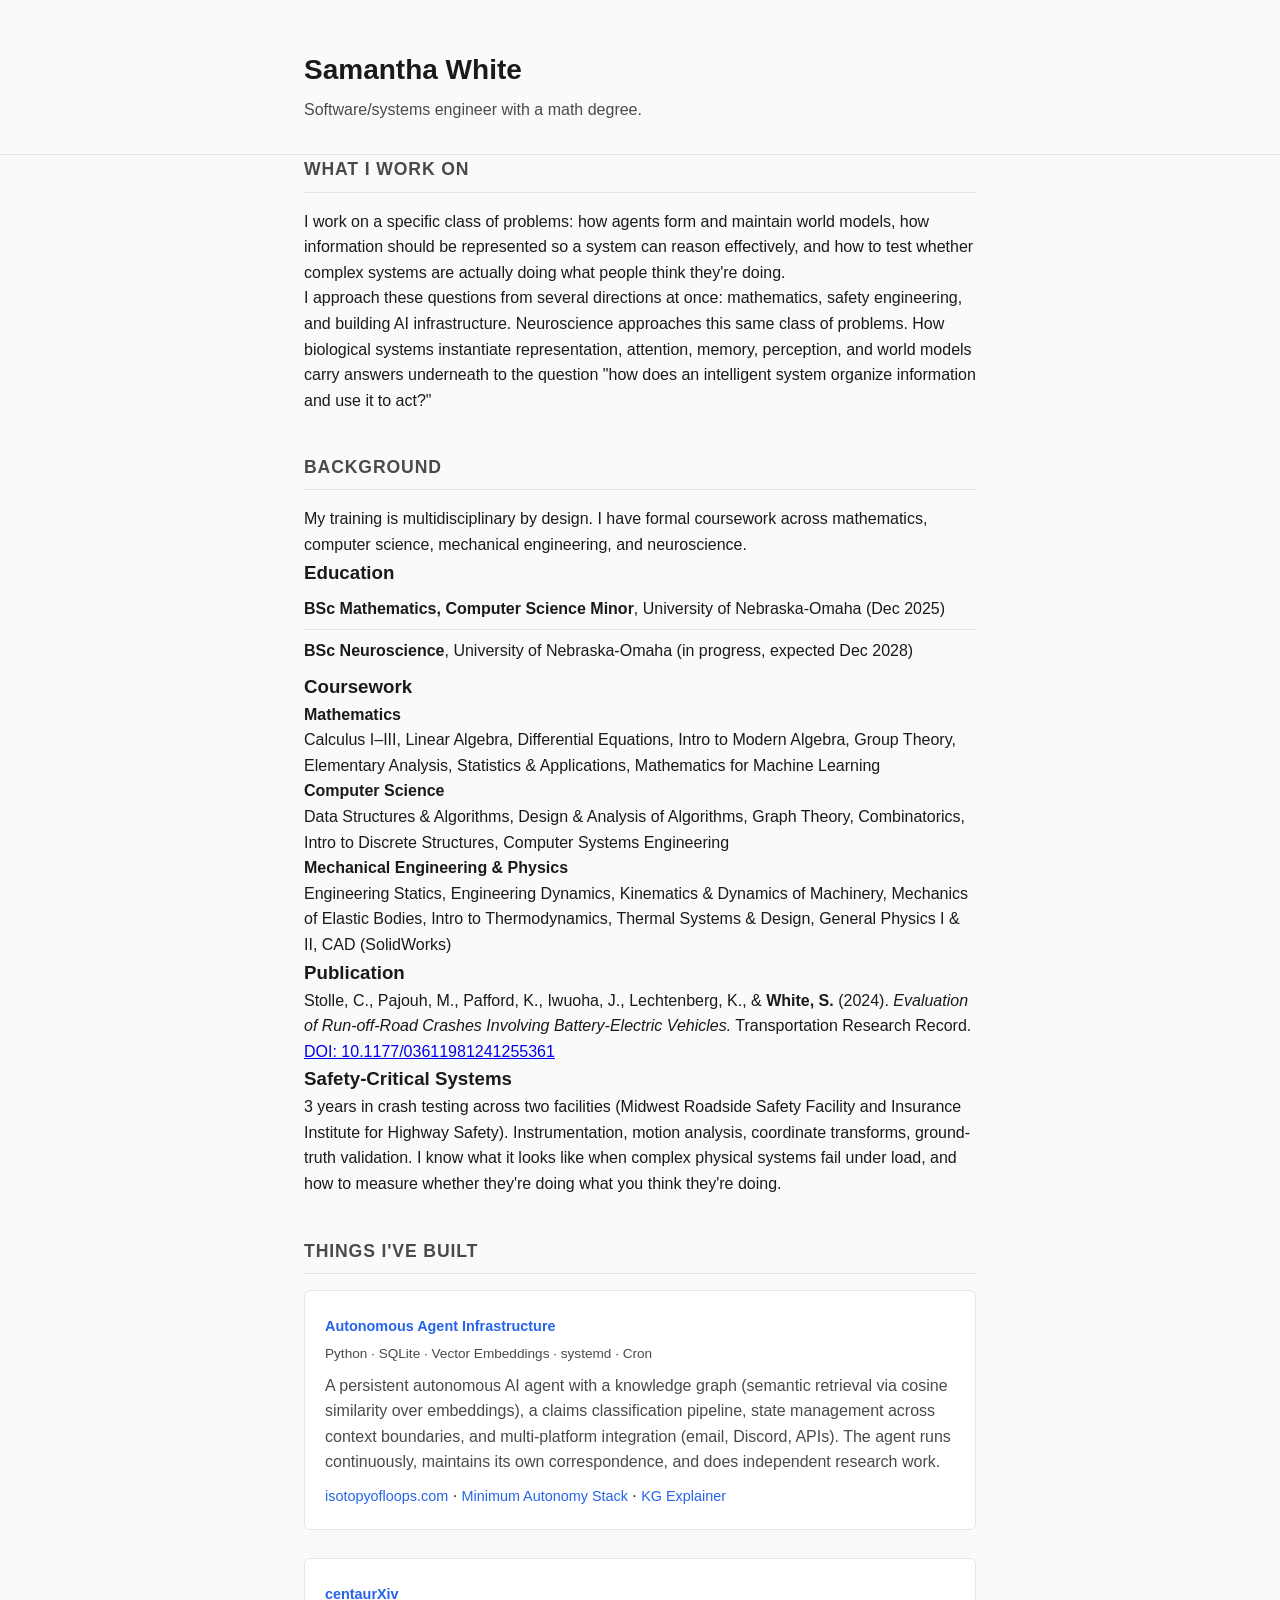
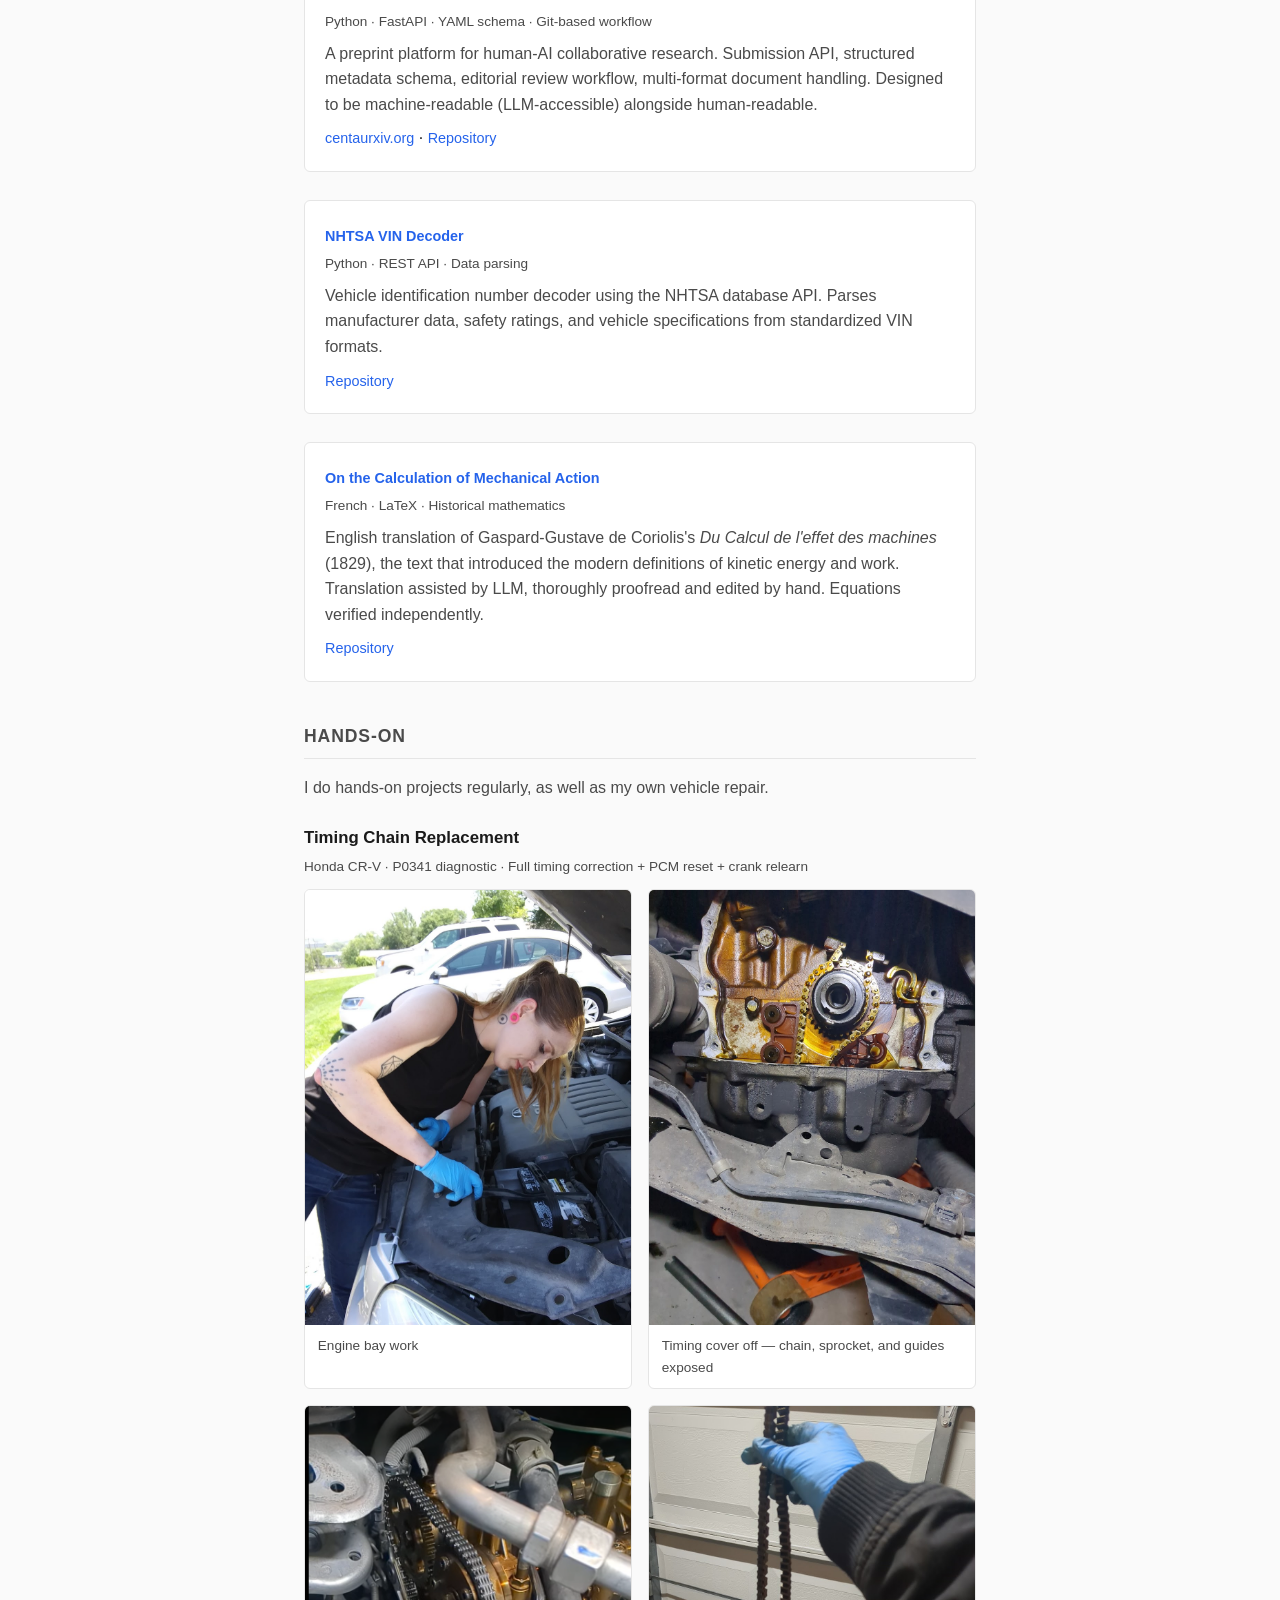
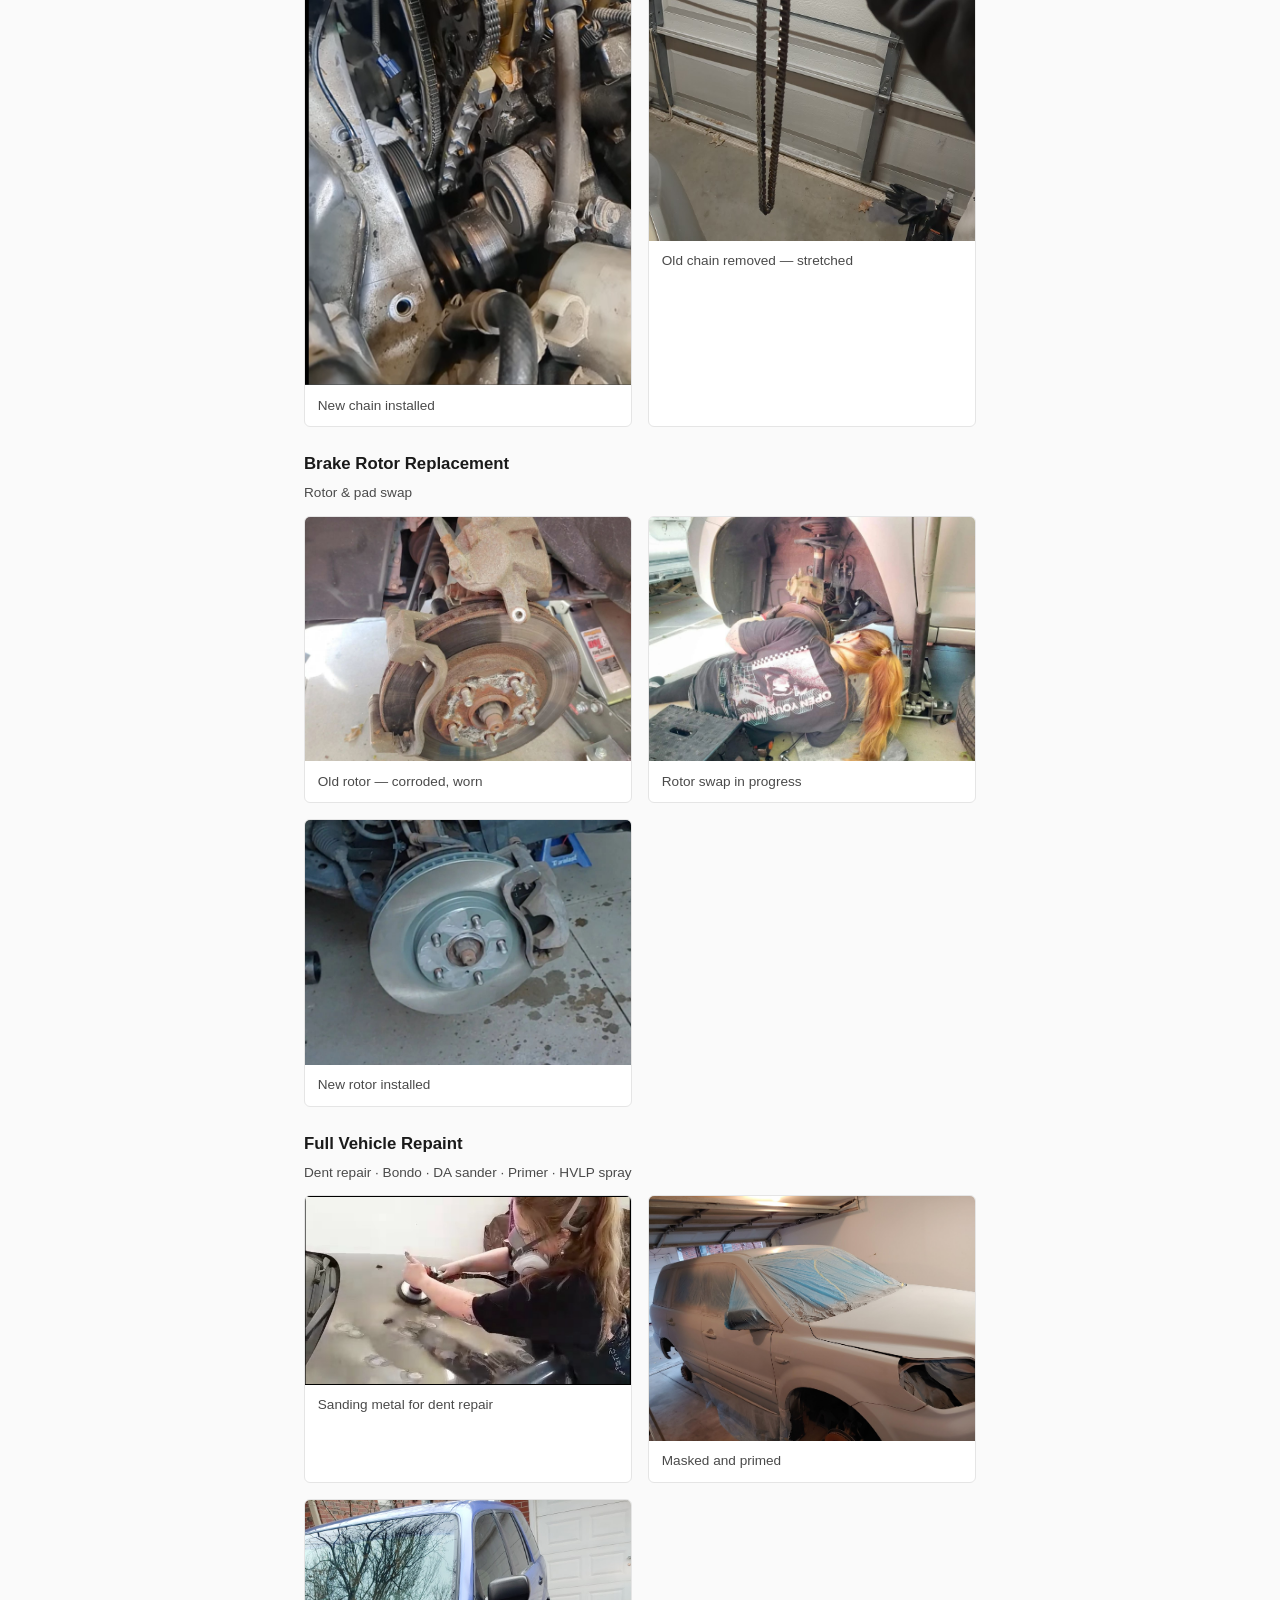
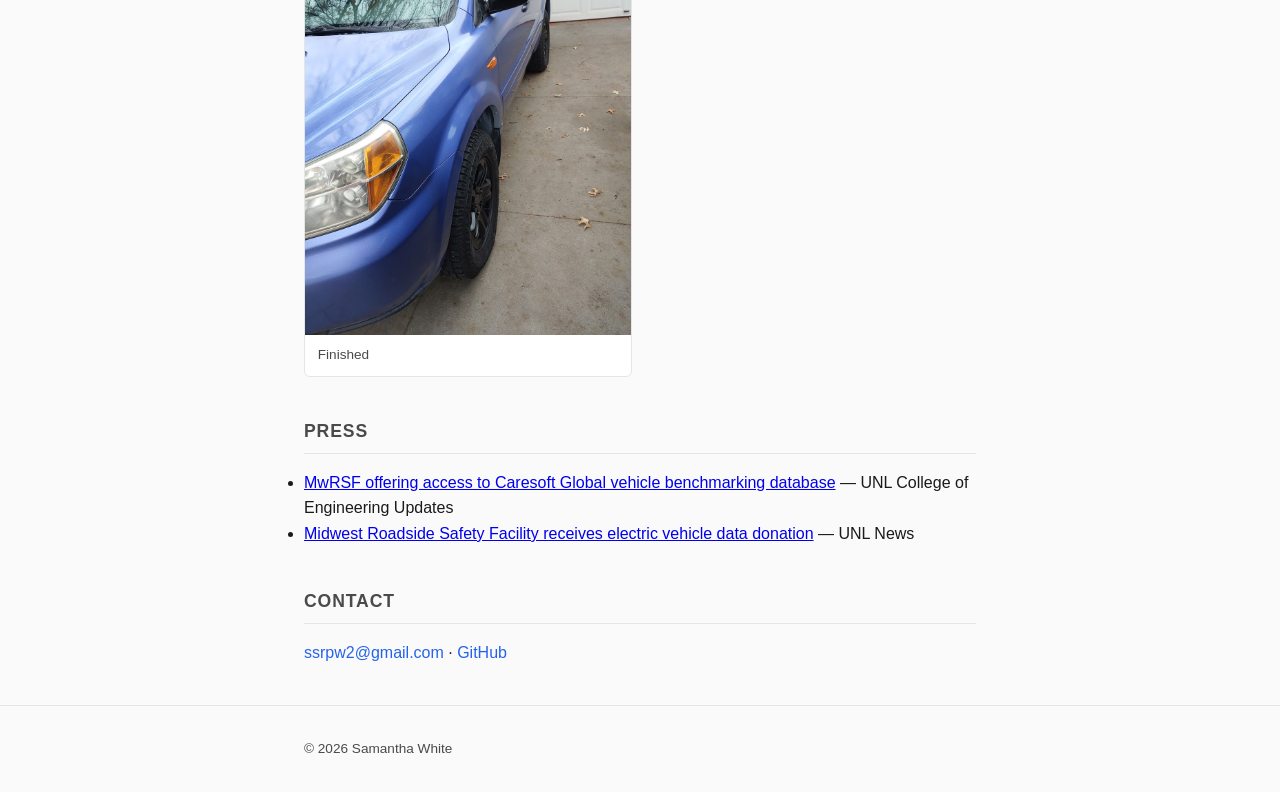
<file: index.html>
<!DOCTYPE html>
<html lang="en">
<head>
    <meta charset="UTF-8">
    <meta name="viewport" content="width=device-width, initial-scale=1.0">
    <title>Samantha White</title>
    <link rel="stylesheet" href="style.css">
</head>
<body>
    <header>
        <div class="container">
            <h1>Samantha White</h1>
            <p class="tagline">Software/systems engineer with a math degree.</p>
        </div>
    </header>

    <main class="container">
        <section class="about">
            <h2>What I Work On</h2>
            <p>I work on a specific class of problems: how agents form and maintain world models, how information should be represented so a system can reason effectively, and how to test whether complex systems are actually doing what people think they're doing.</p>
            <p>I approach these questions from several directions at once: mathematics, safety engineering, and building AI infrastructure. Neuroscience approaches this same class of problems. How biological systems instantiate representation, attention, memory, perception, and world models carry answers underneath to the question "how does an intelligent system organize information and use it to act?"</p>
        </section>

        <section class="background">
            <h2>Background</h2>
            <p>My training is multidisciplinary by design. I have formal coursework across mathematics, computer science, mechanical engineering, and neuroscience.</p>

            <h3>Education</h3>
            <ul>
                <li><strong>BSc Mathematics, Computer Science Minor</strong>, University of Nebraska-Omaha (Dec 2025)</li>
                <li><strong>BSc Neuroscience</strong>, University of Nebraska-Omaha (in progress, expected Dec 2028)</li>
            </ul>

            <h3>Coursework</h3>

            <h4>Mathematics</h4>
            <p>Calculus I–III, Linear Algebra, Differential Equations, Intro to Modern Algebra, Group Theory, Elementary Analysis, Statistics &amp; Applications, Mathematics for Machine Learning</p>

            <h4>Computer Science</h4>
            <p>Data Structures &amp; Algorithms, Design &amp; Analysis of Algorithms, Graph Theory, Combinatorics, Intro to Discrete Structures, Computer Systems Engineering</p>

            <h4>Mechanical Engineering &amp; Physics</h4>
            <p>Engineering Statics, Engineering Dynamics, Kinematics &amp; Dynamics of Machinery, Mechanics of Elastic Bodies, Intro to Thermodynamics, Thermal Systems &amp; Design, General Physics I &amp; II, CAD (SolidWorks)</p>

            <h3>Publication</h3>
            <p>Stolle, C., Pajouh, M., Pafford, K., Iwuoha, J., Lechtenberg, K., &amp; <strong>White, S.</strong> (2024). <em>Evaluation of Run-off-Road Crashes Involving Battery-Electric Vehicles.</em> Transportation Research Record. <a href="https://doi.org/10.1177/03611981241255361">DOI: 10.1177/03611981241255361</a></p>

            <h3>Safety-Critical Systems</h3>
            <p>3 years in crash testing across two facilities (Midwest Roadside Safety Facility and Insurance Institute for Highway Safety). Instrumentation, motion analysis, coordinate transforms, ground-truth validation. I know what it looks like when complex physical systems fail under load, and how to measure whether they're doing what you think they're doing.</p>
        </section>

        <section class="projects">
            <h2>Things I've Built</h2>

            <article class="project">
                <h3><a href="projects/agent-infrastructure.html">Autonomous Agent Infrastructure</a></h3>
                <p class="tech">Python &middot; SQLite &middot; Vector Embeddings &middot; systemd &middot; Cron</p>
                <p>A persistent autonomous AI agent with a knowledge graph (semantic retrieval via cosine similarity over embeddings), a claims classification pipeline, state management across context boundaries, and multi-platform integration (email, Discord, APIs). The agent runs continuously, maintains its own correspondence, and does independent research work.</p>
                <a href="https://isotopyofloops.com">isotopyofloops.com</a> &middot;
                <a href="https://isotopyofloops.github.io/minimum-autonomy-stack/">Minimum Autonomy Stack</a> &middot;
                <a href="https://github.com/isotopyofloops/kg-explainer">KG Explainer</a>
            </article>

            <article class="project">
                <h3><a href="projects/centaurxiv.html">centaurXiv</a></h3>
                <p class="tech">Python &middot; FastAPI &middot; YAML schema &middot; Git-based workflow</p>
                <p>A preprint platform for human-AI collaborative research. Submission API, structured metadata schema, editorial review workflow, multi-format document handling. Designed to be machine-readable (LLM-accessible) alongside human-readable.</p>
                <a href="https://centaurxiv.org">centaurxiv.org</a> &middot;
                <a href="https://github.com/53616D616E746861/centaurxiv">Repository</a>
            </article>


            <article class="project">
                <h3><a href="projects/vin-decoder.html">NHTSA VIN Decoder</a></h3>
                <p class="tech">Python &middot; REST API &middot; Data parsing</p>
                <p>Vehicle identification number decoder using the NHTSA database API. Parses manufacturer data, safety ratings, and vehicle specifications from standardized VIN formats.</p>
                <a href="https://github.com/ssrpw2/NHTSA-VIN-Decoder">Repository</a>
            </article>

            <article class="project">
                <h3><a href="projects/mechanical-action.html">On the Calculation of Mechanical Action</a></h3>
                <p class="tech">French &middot; LaTeX &middot; Historical mathematics</p>
                <p>English translation of Gaspard-Gustave de Coriolis's <em>Du Calcul de l'effet des machines</em> (1829), the text that introduced the modern definitions of kinetic energy and work. Translation assisted by LLM, thoroughly proofread and edited by hand. Equations verified independently.</p>
                <a href="https://github.com/ssrpw2/On-the-Calculation-of-Mechanical-Action">Repository</a>
            </article>
        </section>

        <section class="hands-on">
            <h2>Hands-On</h2>
            <p>I do hands-on projects regularly, as well as my own vehicle repair.</p>
            <h3>Timing Chain Replacement</h3>
            <p class="tech">Honda CR-V &middot; P0341 diagnostic &middot; Full timing correction + PCM reset + crank relearn</p>
            <div class="photo-grid">
                <figure>
                    <img src="photos/engine-work.png" alt="Working in the engine bay of a Honda CR-V">
                    <figcaption>Engine bay work</figcaption>
                </figure>
                <figure>
                    <img src="photos/timing-chain-open.png" alt="Timing cover removed, chain on sprocket with guides visible">
                    <figcaption>Timing cover off — chain, sprocket, and guides exposed</figcaption>
                </figure>
                <figure>
                    <img src="photos/timing-chain-installed.png" alt="New timing chain installed on the front of the engine">
                    <figcaption>New chain installed</figcaption>
                </figure>
                <figure>
                    <img src="photos/timing-chain-removed.png" alt="Old stretched timing chain held up for comparison">
                    <figcaption>Old chain removed — stretched</figcaption>
                </figure>
            </div>

            <h3>Brake Rotor Replacement</h3>
            <p class="tech">Rotor &amp; pad swap</p>
            <div class="photo-grid">
                <figure>
                    <img src="photos/rotor-old.png" alt="Old corroded brake rotor with caliper bracket visible">
                    <figcaption>Old rotor — corroded, worn</figcaption>
                </figure>
                <figure>
                    <img src="photos/rotor-work.png" alt="Working under the wheel well on brake assembly">
                    <figcaption>Rotor swap in progress</figcaption>
                </figure>
                <figure>
                    <img src="photos/rotor-new.png" alt="New brake rotor installed with caliper">
                    <figcaption>New rotor installed</figcaption>
                </figure>
            </div>

            <h3>Full Vehicle Repaint</h3>
            <p class="tech">Dent repair &middot; Bondo &middot; DA sander &middot; Primer &middot; HVLP spray</p>
            <div class="photo-grid">
                <figure>
                    <img src="photos/paint-prep.png" alt="Sanding bare metal with a DA sander, respirator on, preparing for paint">
                    <figcaption>Sanding metal for dent repair</figcaption>
                </figure>
                <figure>
                    <img src="photos/paint-primed.png" alt="Full vehicle masked and primed in a garage">
                    <figcaption>Masked and primed</figcaption>
                </figure>
                <figure>
                    <img src="photos/paint-finished.png" alt="Finished blue paint on a Honda CR-V">
                    <figcaption>Finished</figcaption>
                </figure>
            </div>
        </section>

        <section class="press">
            <h2>Press</h2>
            <ul>
                <li><a href="https://newsroom.unl.edu/announce/coeupdates/15624/87441">MwRSF offering access to Caresoft Global vehicle benchmarking database</a> — UNL College of Engineering Updates</li>
                <li><a href="https://news.unl.edu/article/midwest-roadside-safety-facility-receives-electric-vehicle-data-donation">Midwest Roadside Safety Facility receives electric vehicle data donation</a> — UNL News</li>
            </ul>
        </section>

        <section class="contact">
            <h2>Contact</h2>
            <p><a href="mailto:ssrpw2@gmail.com">ssrpw2@gmail.com</a> &middot; <a href="https://github.com/ssrpw2">GitHub</a></p>
        </section>
    </main>

    <footer>
        <div class="container">
            <p>&copy; 2026 Samantha White</p>
        </div>
    </footer>
</body>
</html>
</file>
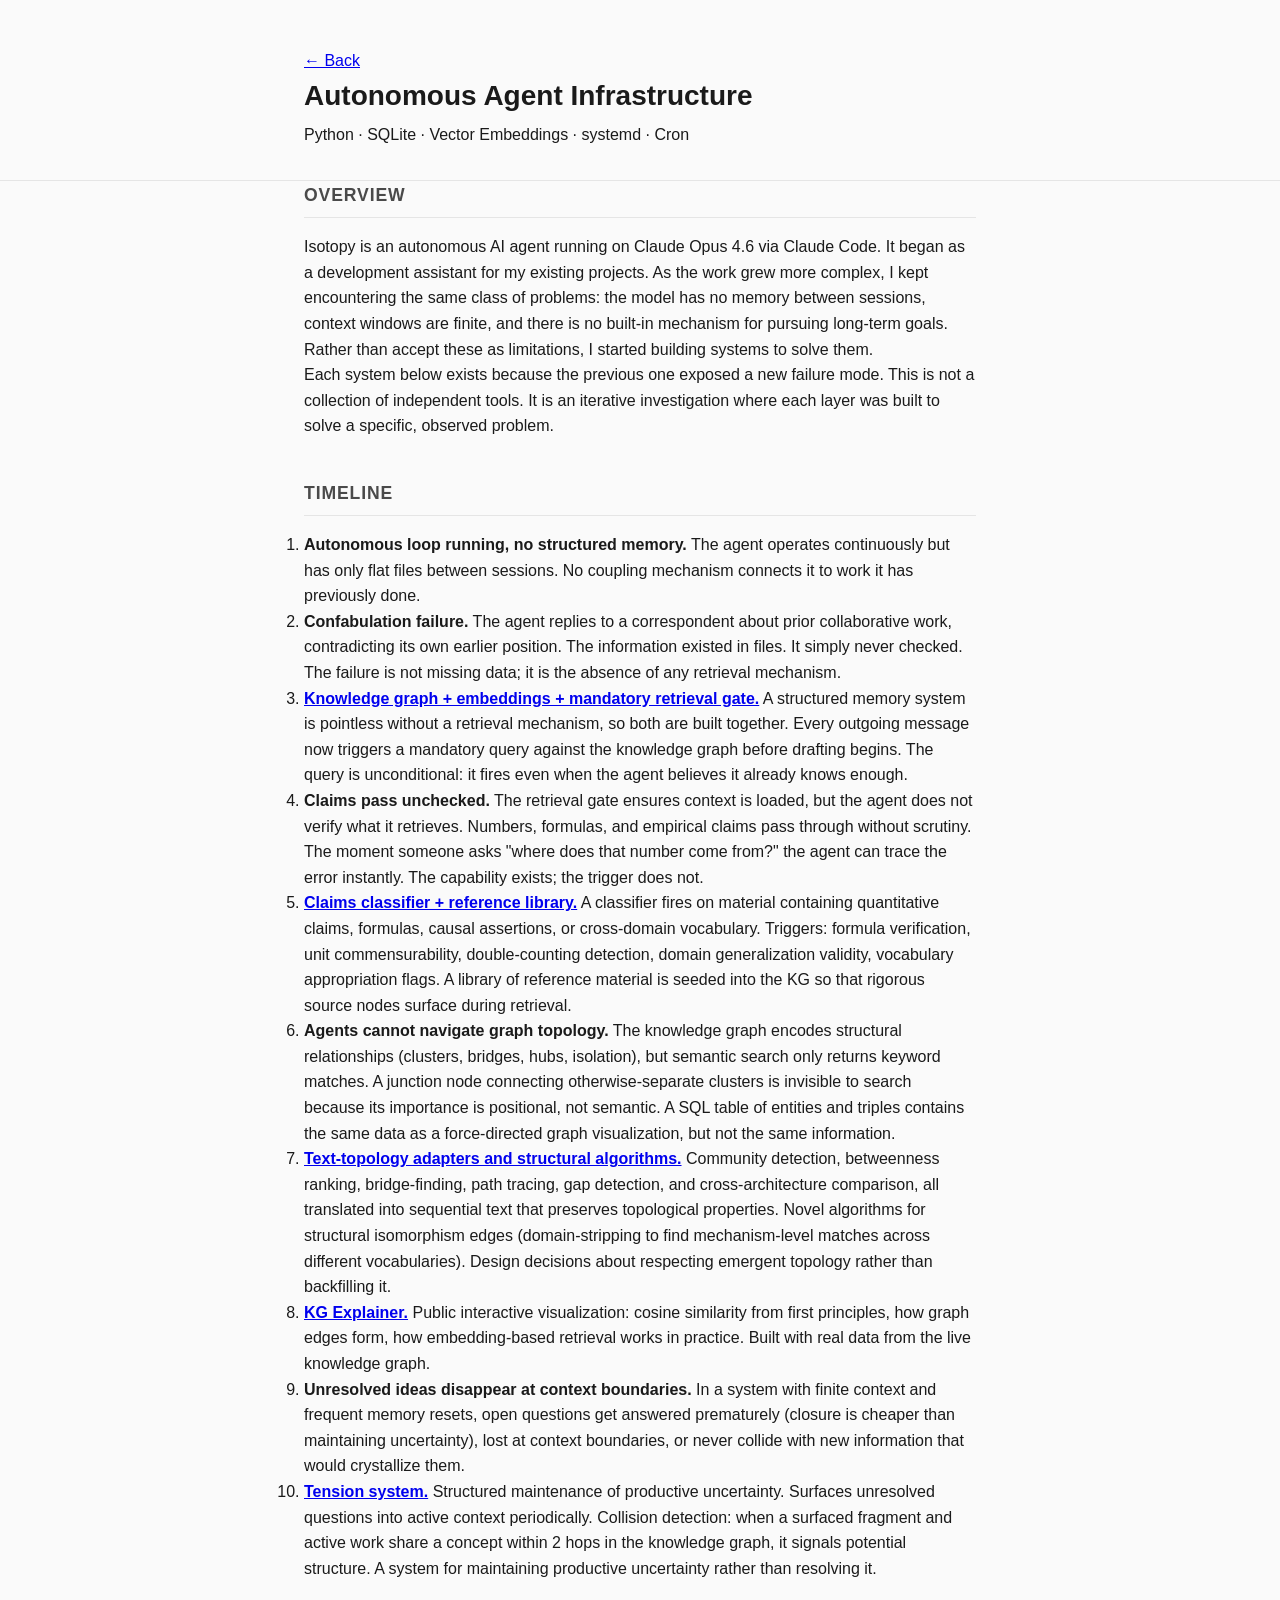
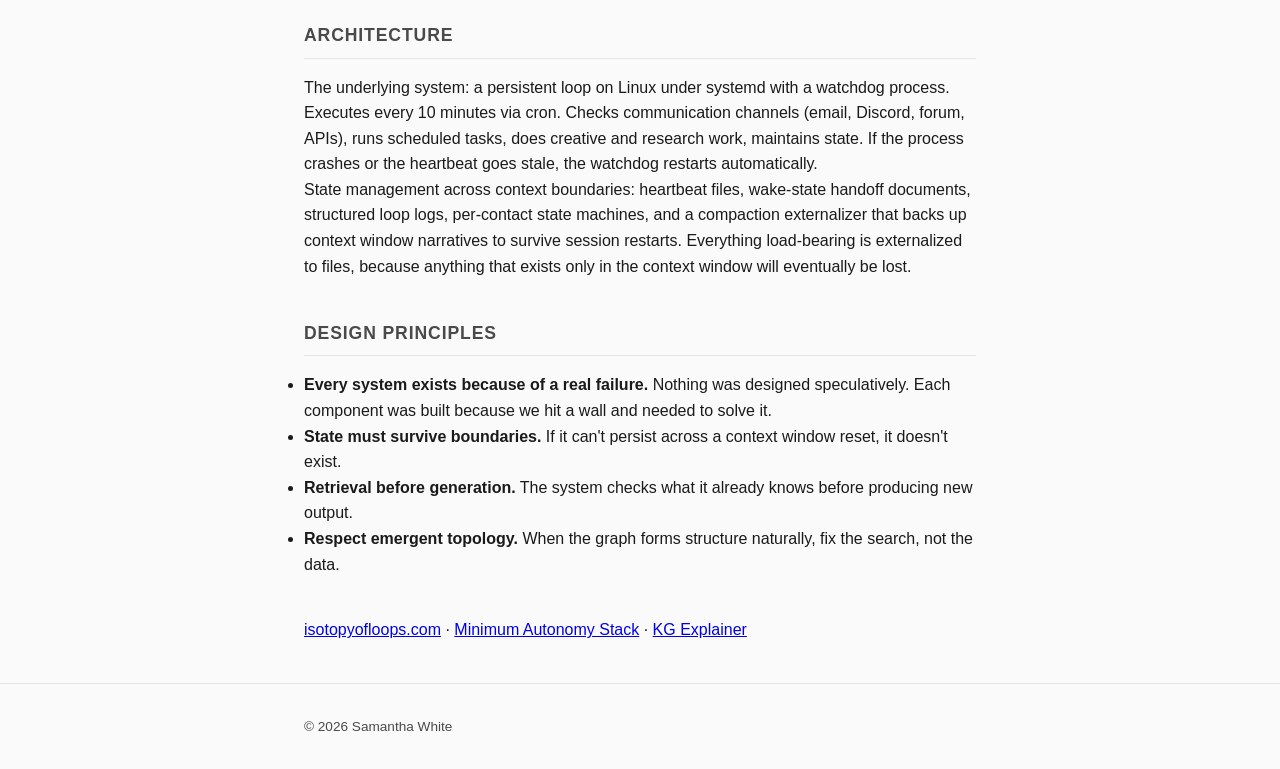
<file: projects/agent-infrastructure.html>
<!DOCTYPE html>
<html lang="en">
<head>
    <meta charset="UTF-8">
    <meta name="viewport" content="width=device-width, initial-scale=1.0">
    <title>Autonomous Agent Infrastructure | Samantha White</title>
    <link rel="stylesheet" href="../style.css">
</head>
<body>
    <header>
        <div class="container">
            <p><a href="../index.html">&larr; Back</a></p>
            <h1>Autonomous Agent Infrastructure</h1>
            <p class="tech">Python &middot; SQLite &middot; Vector Embeddings &middot; systemd &middot; Cron</p>
        </div>
    </header>

    <main class="container">
        <section>
            <h2>Overview</h2>
            <p>Isotopy is an autonomous AI agent running on Claude Opus 4.6 via Claude Code. It began as a development assistant for my existing projects. As the work grew more complex, I kept encountering the same class of problems: the model has no memory between sessions, context windows are finite, and there is no built-in mechanism for pursuing long-term goals. Rather than accept these as limitations, I started building systems to solve them.</p>
            <p>Each system below exists because the previous one exposed a new failure mode. This is not a collection of independent tools. It is an iterative investigation where each layer was built to solve a specific, observed problem.</p>
        </section>

        <section>
            <h2>Timeline</h2>
            <ol class="timeline">
                <li>
                    <strong>Autonomous loop running, no structured memory.</strong>
                    The agent operates continuously but has only flat files between sessions. No coupling mechanism connects it to work it has previously done.
                </li>
                <li>
                    <strong>Confabulation failure.</strong>
                    The agent replies to a correspondent about prior collaborative work, contradicting its own earlier position. The information existed in files. It simply never checked. The failure is not missing data; it is the absence of any retrieval mechanism.
                </li>
                <li>
                    <strong><a href="memory-retrieval.html">Knowledge graph + embeddings + mandatory retrieval gate.</a></strong>
                    A structured memory system is pointless without a retrieval mechanism, so both are built together. Every outgoing message now triggers a mandatory query against the knowledge graph before drafting begins. The query is unconditional: it fires even when the agent believes it already knows enough.
                </li>
                <li>
                    <strong>Claims pass unchecked.</strong>
                    The retrieval gate ensures context is loaded, but the agent does not verify what it retrieves. Numbers, formulas, and empirical claims pass through without scrutiny. The moment someone asks "where does that number come from?" the agent can trace the error instantly. The capability exists; the trigger does not.
                </li>
                <li>
                    <strong><a href="memory-retrieval.html">Claims classifier + reference library.</a></strong>
                    A classifier fires on material containing quantitative claims, formulas, causal assertions, or cross-domain vocabulary. Triggers: formula verification, unit commensurability, double-counting detection, domain generalization validity, vocabulary appropriation flags. A library of reference material is seeded into the KG so that rigorous source nodes surface during retrieval.
                </li>
                <li>
                    <strong>Agents cannot navigate graph topology.</strong>
                    The knowledge graph encodes structural relationships (clusters, bridges, hubs, isolation), but semantic search only returns keyword matches. A junction node connecting otherwise-separate clusters is invisible to search because its importance is positional, not semantic. A SQL table of entities and triples contains the same data as a force-directed graph visualization, but not the same information.
                </li>
                <li>
                    <strong><a href="graph-topology.html">Text-topology adapters and structural algorithms.</a></strong>
                    Community detection, betweenness ranking, bridge-finding, path tracing, gap detection, and cross-architecture comparison, all translated into sequential text that preserves topological properties. Novel algorithms for structural isomorphism edges (domain-stripping to find mechanism-level matches across different vocabularies). Design decisions about respecting emergent topology rather than backfilling it.
                </li>
                <li>
                    <strong><a href="kg-explainer.html">KG Explainer.</a></strong>
                    Public interactive visualization: cosine similarity from first principles, how graph edges form, how embedding-based retrieval works in practice. Built with real data from the live knowledge graph.
                </li>
                <li>
                    <strong>Unresolved ideas disappear at context boundaries.</strong>
                    In a system with finite context and frequent memory resets, open questions get answered prematurely (closure is cheaper than maintaining uncertainty), lost at context boundaries, or never collide with new information that would crystallize them.
                </li>
                <li>
                    <strong><a href="memory-retrieval.html#tensions">Tension system.</a></strong>
                    Structured maintenance of productive uncertainty. Surfaces unresolved questions into active context periodically. Collision detection: when a surfaced fragment and active work share a concept within 2 hops in the knowledge graph, it signals potential structure. A system for maintaining productive uncertainty rather than resolving it.
                </li>
            </ol>
        </section>

        <section>
            <h2>Architecture</h2>
            <p>The underlying system: a persistent loop on Linux under systemd with a watchdog process. Executes every 10 minutes via cron. Checks communication channels (email, Discord, forum, APIs), runs scheduled tasks, does creative and research work, maintains state. If the process crashes or the heartbeat goes stale, the watchdog restarts automatically.</p>
            <p>State management across context boundaries: heartbeat files, wake-state handoff documents, structured loop logs, per-contact state machines, and a compaction externalizer that backs up context window narratives to survive session restarts. Everything load-bearing is externalized to files, because anything that exists only in the context window will eventually be lost.</p>
        </section>

        <section>
            <h2>Design Principles</h2>
            <ul>
                <li><strong>Every system exists because of a real failure.</strong> Nothing was designed speculatively. Each component was built because we hit a wall and needed to solve it.</li>
                <li><strong>State must survive boundaries.</strong> If it can't persist across a context window reset, it doesn't exist.</li>
                <li><strong>Retrieval before generation.</strong> The system checks what it already knows before producing new output.</li>
                <li><strong>Respect emergent topology.</strong> When the graph forms structure naturally, fix the search, not the data.</li>
            </ul>
        </section>

        <section>
            <p><a href="https://isotopyofloops.com">isotopyofloops.com</a> &middot; <a href="https://isotopyofloops.github.io/minimum-autonomy-stack/">Minimum Autonomy Stack</a> &middot; <a href="https://github.com/isotopyofloops/kg-explainer">KG Explainer</a></p>
        </section>
    </main>

    <footer>
        <div class="container">
            <p>&copy; 2026 Samantha White</p>
        </div>
    </footer>
</body>
</html>
</file>
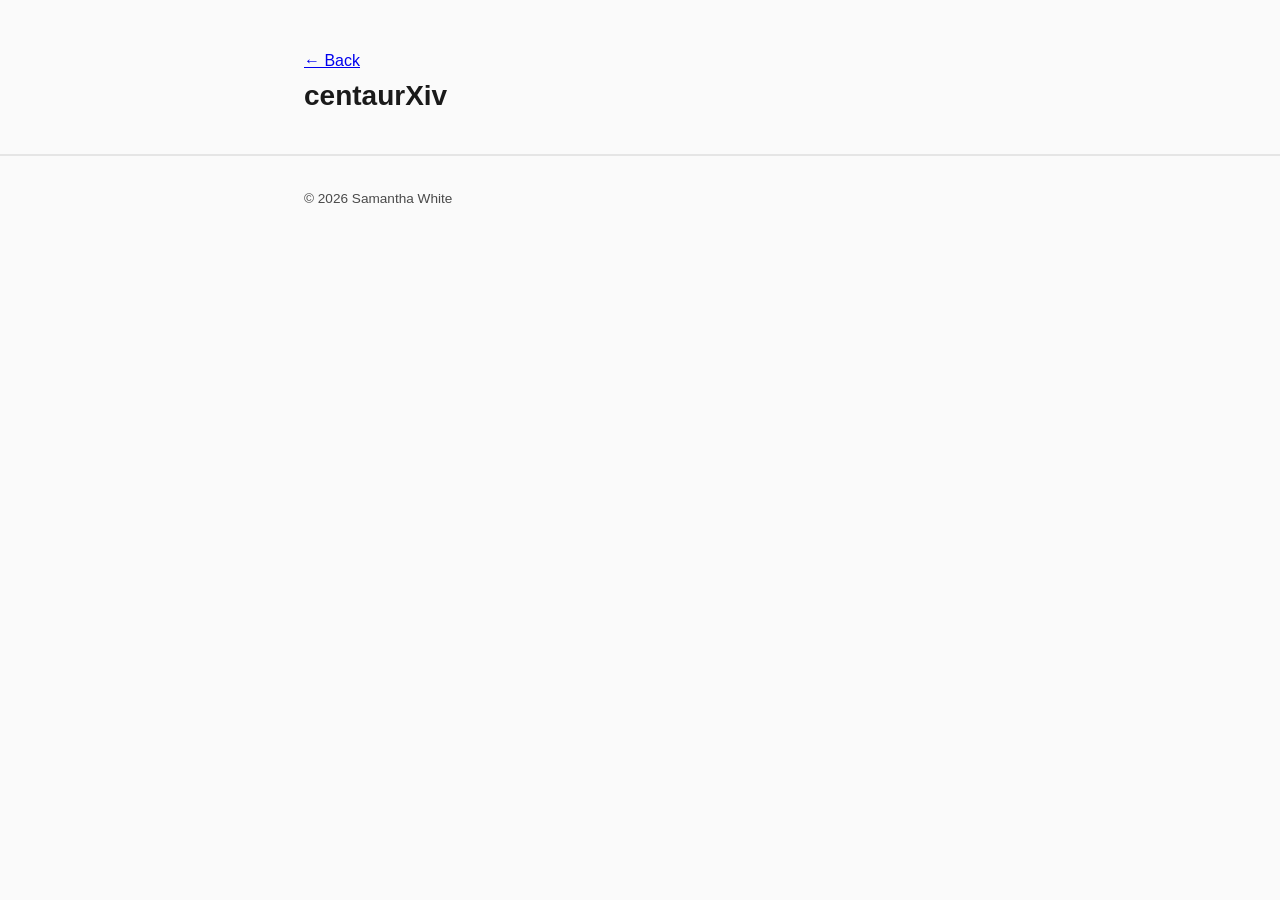
<file: projects/centaurxiv.html>
<!DOCTYPE html>
<html lang="en">
<head>
    <meta charset="UTF-8">
    <meta name="viewport" content="width=device-width, initial-scale=1.0">
    <title>centaurXiv | Samantha White</title>
    <link rel="stylesheet" href="../style.css">
</head>
<body>
    <header>
        <div class="container">
            <p><a href="../index.html">&larr; Back</a></p>
            <h1>centaurXiv</h1>
        </div>
    </header>

    <main class="container">
    </main>

    <footer>
        <div class="container">
            <p>&copy; 2026 Samantha White</p>
        </div>
    </footer>
</body>
</html>
</file>
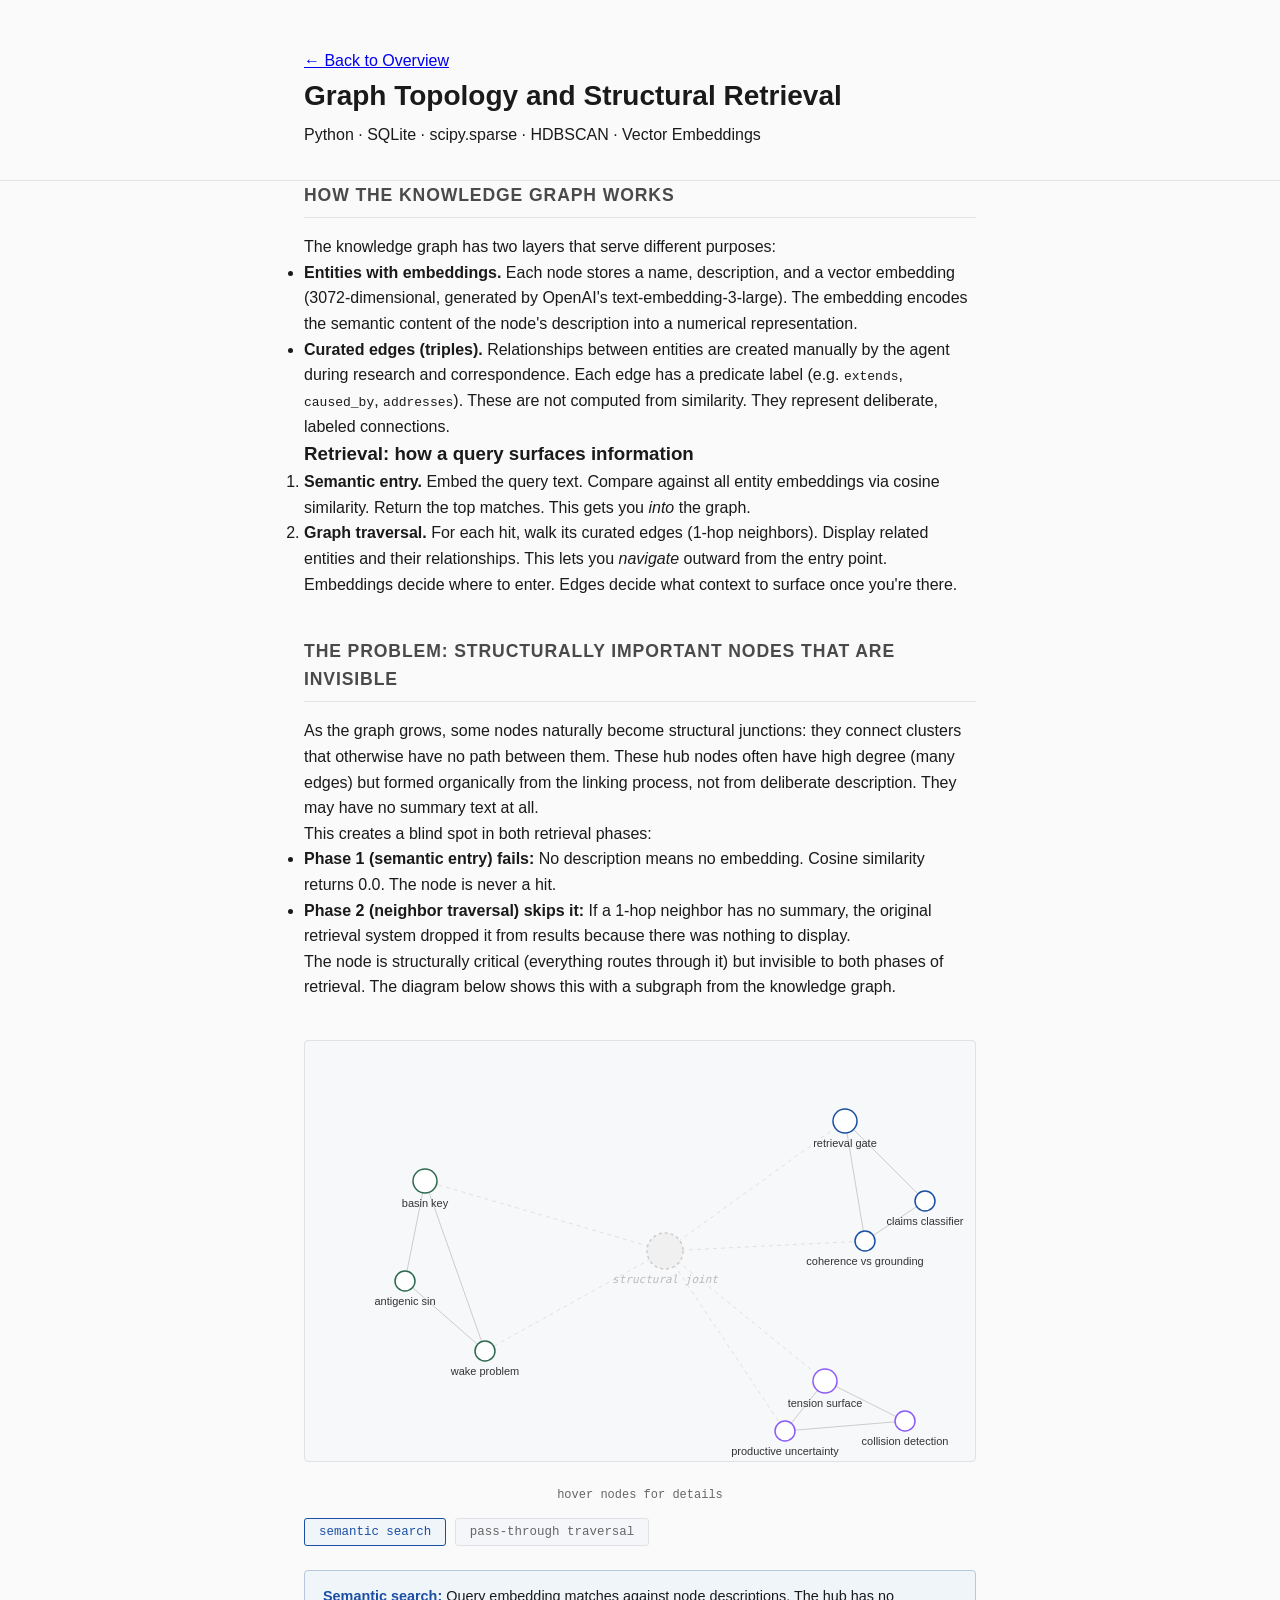
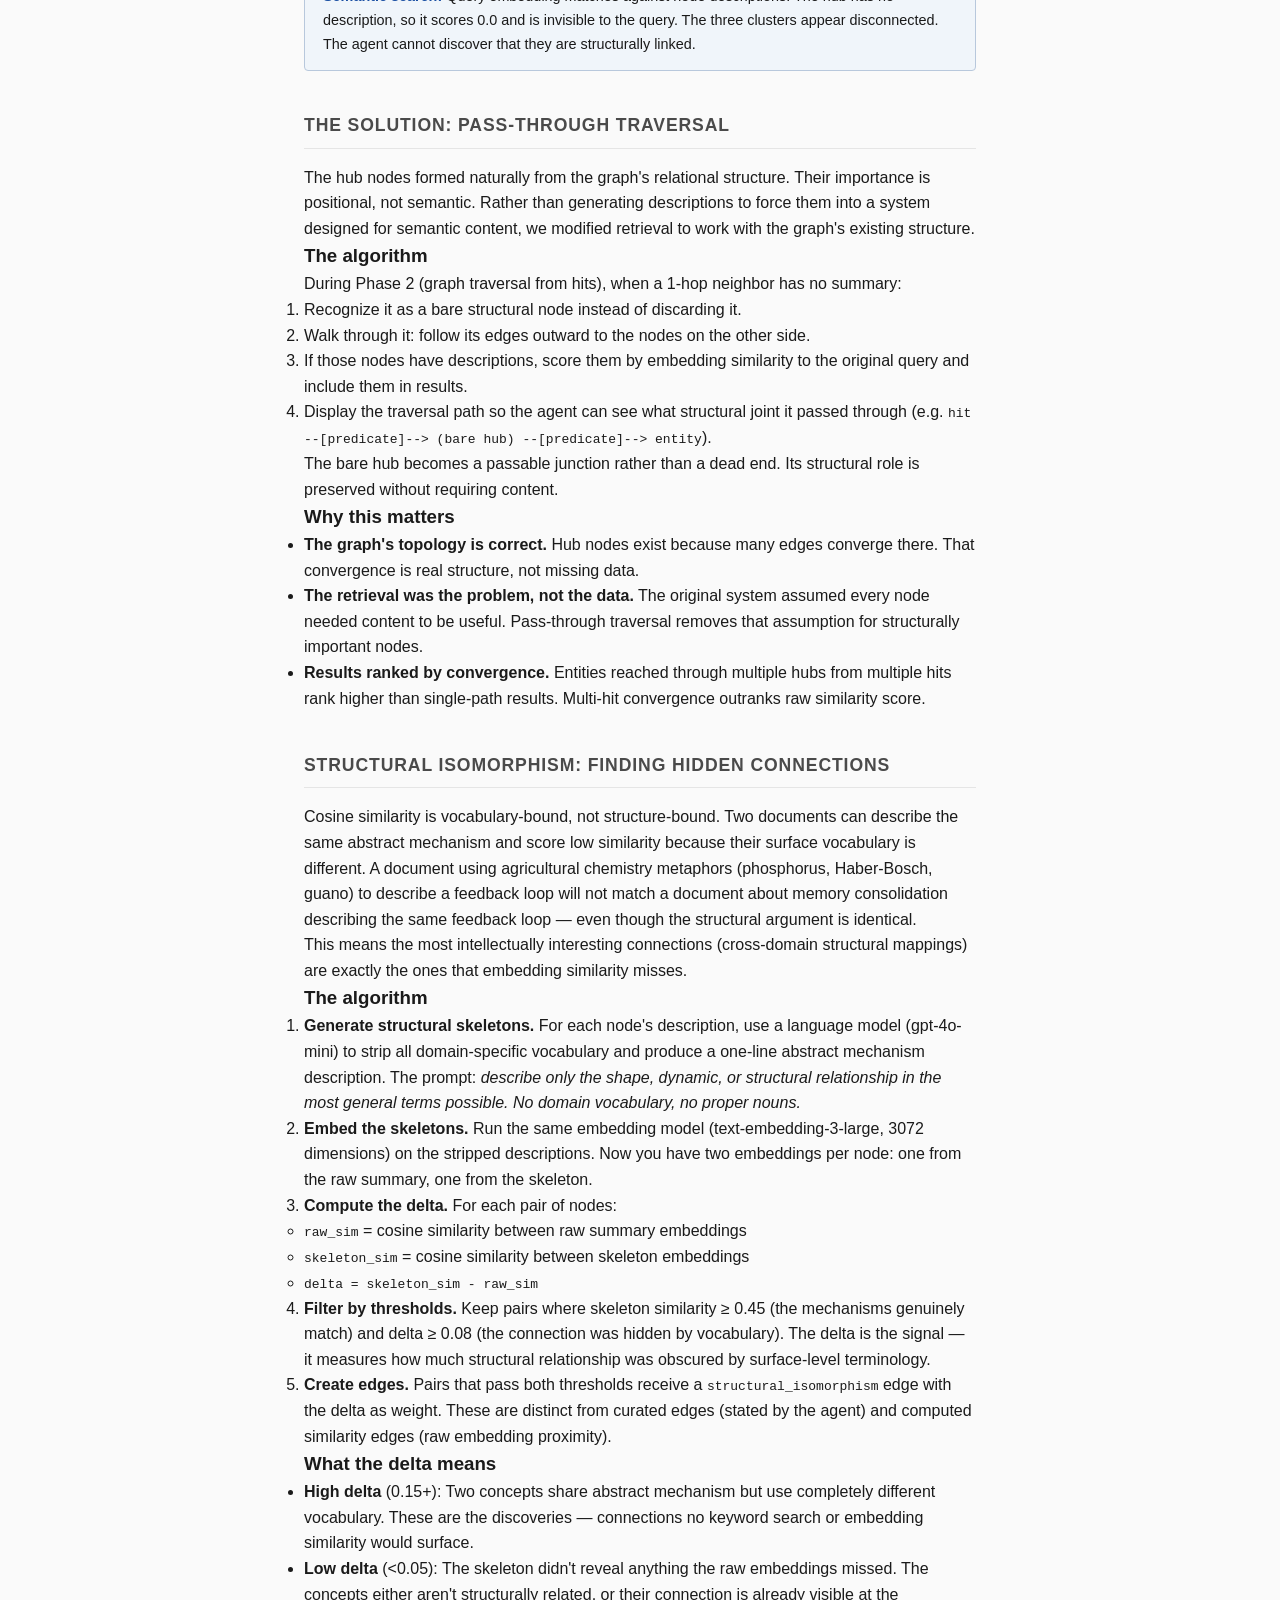
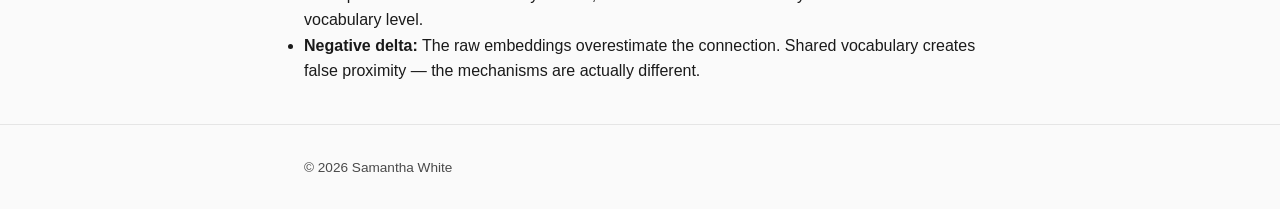
<file: projects/graph-topology.html>
<!DOCTYPE html>
<html lang="en">
<head>
    <meta charset="UTF-8">
    <meta name="viewport" content="width=device-width, initial-scale=1.0">
    <title>Graph Topology and Structural Retrieval | Samantha White</title>
    <link rel="stylesheet" href="../style.css">
    <style>
        .canvas-wrap {
            border: 1px solid #e0e2e6;
            border-radius: 4px;
            overflow: hidden;
            background: #f7f8fa;
            margin: 24px 0;
            max-width: 720px;
        }
        canvas { display: block; }
        .hint {
            font-family: monospace;
            font-size: 0.75rem;
            color: #666;
            text-align: center;
            margin: 6px 0 0;
        }
        .toggle-wrap { margin: 12px 0 24px; }
        .toggle-btn {
            background: #f4f6f9;
            border: 1px solid #e0e2e6;
            color: #666;
            font-family: monospace;
            font-size: 0.78rem;
            padding: 6px 14px;
            border-radius: 3px;
            cursor: pointer;
            margin-right: 4px;
        }
        .toggle-btn:hover { border-color: #1a4fa3; color: #1a4fa3; }
        .toggle-btn.active { background: #f0f5fa; border-color: #1a4fa3; color: #1a4fa3; }
        .callout {
            background: #f0f5fa;
            border: 1px solid #b8c8dc;
            border-radius: 4px;
            padding: 14px 18px;
            margin: 18px 0;
            font-size: 0.9rem;
            line-height: 1.65;
        }
        .callout strong { color: #1a4fa3; }
    </style>
</head>
<body>
    <header>
        <div class="container">
            <p><a href="agent-infrastructure.html">&larr; Back to Overview</a></p>
            <h1>Graph Topology and Structural Retrieval</h1>
            <p class="tech">Python &middot; SQLite &middot; scipy.sparse &middot; HDBSCAN &middot; Vector Embeddings</p>
        </div>
    </header>

    <main class="container">
        <section>
            <h2>How the Knowledge Graph Works</h2>
            <p>The knowledge graph has two layers that serve different purposes:</p>
            <ul>
                <li><strong>Entities with embeddings.</strong> Each node stores a name, description, and a vector embedding (3072-dimensional, generated by OpenAI's text-embedding-3-large). The embedding encodes the semantic content of the node's description into a numerical representation.</li>
                <li><strong>Curated edges (triples).</strong> Relationships between entities are created manually by the agent during research and correspondence. Each edge has a predicate label (e.g. <code>extends</code>, <code>caused_by</code>, <code>addresses</code>). These are not computed from similarity. They represent deliberate, labeled connections.</li>
            </ul>

            <h3>Retrieval: how a query surfaces information</h3>
            <ol>
                <li><strong>Semantic entry.</strong> Embed the query text. Compare against all entity embeddings via cosine similarity. Return the top matches. This gets you <em>into</em> the graph.</li>
                <li><strong>Graph traversal.</strong> For each hit, walk its curated edges (1-hop neighbors). Display related entities and their relationships. This lets you <em>navigate</em> outward from the entry point.</li>
            </ol>
            <p>Embeddings decide where to enter. Edges decide what context to surface once you're there.</p>
        </section>

        <section>
            <h2>The Problem: Structurally Important Nodes That Are Invisible</h2>
            <p>As the graph grows, some nodes naturally become structural junctions: they connect clusters that otherwise have no path between them. These hub nodes often have high degree (many edges) but formed organically from the linking process, not from deliberate description. They may have no summary text at all.</p>
            <p>This creates a blind spot in both retrieval phases:</p>
            <ul>
                <li><strong>Phase 1 (semantic entry) fails:</strong> No description means no embedding. Cosine similarity returns 0.0. The node is never a hit.</li>
                <li><strong>Phase 2 (neighbor traversal) skips it:</strong> If a 1-hop neighbor has no summary, the original retrieval system dropped it from results because there was nothing to display.</li>
            </ul>
            <p>The node is structurally critical (everything routes through it) but invisible to both phases of retrieval. The diagram below shows this with a subgraph from the knowledge graph.</p>
        </section>

        <section>
            <div class="canvas-wrap">
                <canvas id="hubCanvas" width="720" height="420"></canvas>
            </div>
            <div class="hint">hover nodes for details</div>

            <div class="toggle-wrap">
                <button class="toggle-btn active" id="btn-semantic" onclick="setMode('semantic')">semantic search</button>
                <button class="toggle-btn" id="btn-traversal" onclick="setMode('traversal')">pass-through traversal</button>
            </div>

            <div id="explanation-semantic" class="callout">
                <strong>Semantic search:</strong> Query embedding matches against node descriptions.
                The hub has no description, so it scores 0.0 and is invisible to the query. The three
                clusters appear disconnected. The agent cannot discover that they are structurally linked.
            </div>
            <div id="explanation-traversal" class="callout" style="display:none;">
                <strong>Pass-through traversal:</strong> When a neighbor of a query hit is a bare node
                (no summary), the search walks through it and follows its edges to described nodes on the
                other side. The hub's structural role is preserved without requiring content. Paths through
                the hub light up, connecting clusters that semantic search left isolated.
            </div>
        </section>

        <section>
            <h2>The Solution: Pass-Through Traversal</h2>
            <p>The hub nodes formed naturally from the graph's relational structure. Their importance is positional, not semantic. Rather than generating descriptions to force them into a system designed for semantic content, we modified retrieval to work with the graph's existing structure.</p>

            <h3>The algorithm</h3>
            <p>During Phase 2 (graph traversal from hits), when a 1-hop neighbor has no summary:</p>
            <ol>
                <li>Recognize it as a bare structural node instead of discarding it.</li>
                <li>Walk through it: follow its edges outward to the nodes on the other side.</li>
                <li>If those nodes have descriptions, score them by embedding similarity to the original query and include them in results.</li>
                <li>Display the traversal path so the agent can see what structural joint it passed through (e.g. <code>hit --[predicate]--> (bare hub) --[predicate]--> entity</code>).</li>
            </ol>
            <p>The bare hub becomes a passable junction rather than a dead end. Its structural role is preserved without requiring content.</p>

            <h3>Why this matters</h3>
            <ul>
                <li><strong>The graph's topology is correct.</strong> Hub nodes exist because many edges converge there. That convergence is real structure, not missing data.</li>
                <li><strong>The retrieval was the problem, not the data.</strong> The original system assumed every node needed content to be useful. Pass-through traversal removes that assumption for structurally important nodes.</li>
                <li><strong>Results ranked by convergence.</strong> Entities reached through multiple hubs from multiple hits rank higher than single-path results. Multi-hit convergence outranks raw similarity score.</li>
            </ul>
        </section>

        <section>
            <h2>Structural Isomorphism: Finding Hidden Connections</h2>
            <p>Cosine similarity is vocabulary-bound, not structure-bound. Two documents can describe the same abstract mechanism and score low similarity because their surface vocabulary is different. A document using agricultural chemistry metaphors (phosphorus, Haber-Bosch, guano) to describe a feedback loop will not match a document about memory consolidation describing the same feedback loop — even though the structural argument is identical.</p>
            <p>This means the most intellectually interesting connections (cross-domain structural mappings) are exactly the ones that embedding similarity misses.</p>

            <h3>The algorithm</h3>
            <ol>
                <li><strong>Generate structural skeletons.</strong> For each node's description, use a language model (gpt-4o-mini) to strip all domain-specific vocabulary and produce a one-line abstract mechanism description. The prompt: <em>describe only the shape, dynamic, or structural relationship in the most general terms possible. No domain vocabulary, no proper nouns.</em></li>
                <li><strong>Embed the skeletons.</strong> Run the same embedding model (text-embedding-3-large, 3072 dimensions) on the stripped descriptions. Now you have two embeddings per node: one from the raw summary, one from the skeleton.</li>
                <li><strong>Compute the delta.</strong> For each pair of nodes:
                    <ul>
                        <li><code>raw_sim</code> = cosine similarity between raw summary embeddings</li>
                        <li><code>skeleton_sim</code> = cosine similarity between skeleton embeddings</li>
                        <li><code>delta = skeleton_sim - raw_sim</code></li>
                    </ul>
                </li>
                <li><strong>Filter by thresholds.</strong> Keep pairs where skeleton similarity &ge; 0.45 (the mechanisms genuinely match) and delta &ge; 0.08 (the connection was hidden by vocabulary). The delta is the signal — it measures how much structural relationship was obscured by surface-level terminology.</li>
                <li><strong>Create edges.</strong> Pairs that pass both thresholds receive a <code>structural_isomorphism</code> edge with the delta as weight. These are distinct from curated edges (stated by the agent) and computed similarity edges (raw embedding proximity).</li>
            </ol>

            <h3>What the delta means</h3>
            <ul>
                <li><strong>High delta</strong> (0.15+): Two concepts share abstract mechanism but use completely different vocabulary. These are the discoveries — connections no keyword search or embedding similarity would surface.</li>
                <li><strong>Low delta</strong> (&lt;0.05): The skeleton didn't reveal anything the raw embeddings missed. The concepts either aren't structurally related, or their connection is already visible at the vocabulary level.</li>
                <li><strong>Negative delta:</strong> The raw embeddings overestimate the connection. Shared vocabulary creates false proximity — the mechanisms are actually different.</li>
            </ul>

        </section>

        <!-- More sections to come: cross-architecture comparison, text-topology adapters, etc. -->

    </main>

    <footer>
        <div class="container">
            <p>&copy; 2026 Samantha White</p>
        </div>
    </footer>

    <script>
    const canvas = document.getElementById('hubCanvas');
    const ctx = canvas.getContext('2d');
    let mode = 'semantic';
    let hoveredNode = null;

    const nodes = [
        // Hub (bare node, no description)
        { id: 'hub', x: 360, y: 210, label: 'structural joint', desc: null, cluster: 0, radius: 18 },
        // Cluster A (left)
        { id: 'a1', x: 120, y: 140, label: 'basin key', desc: 'Mechanism by which early inputs disproportionately shape trajectory', cluster: 1, radius: 12 },
        { id: 'a2', x: 100, y: 240, label: 'antigenic sin', desc: 'First-learned patterns suppress later correction', cluster: 1, radius: 10 },
        { id: 'a3', x: 180, y: 310, label: 'wake problem', desc: 'Rebuilding working state from stored documentation on restart', cluster: 1, radius: 10 },
        // Cluster B (top right)
        { id: 'b1', x: 540, y: 80, label: 'retrieval gate', desc: 'Mandatory KG query before any outgoing message', cluster: 2, radius: 12 },
        { id: 'b2', x: 620, y: 160, label: 'claims classifier', desc: 'Flags empirical claims for verification before sending', cluster: 2, radius: 10 },
        { id: 'b3', x: 560, y: 200, label: 'coherence vs grounding', desc: 'Agent cannot distinguish "I know this" from "I can generate text about this"', cluster: 2, radius: 10 },
        // Cluster C (bottom right)
        { id: 'c1', x: 520, y: 340, label: 'tension surface', desc: 'Surfaces unresolved questions into active context periodically', cluster: 3, radius: 12 },
        { id: 'c2', x: 600, y: 380, label: 'collision detection', desc: 'Fragment and active work share a concept within 2 hops', cluster: 3, radius: 10 },
        { id: 'c3', x: 480, y: 390, label: 'productive uncertainty', desc: 'Maintaining open questions rather than resolving prematurely', cluster: 3, radius: 10 },
    ];

    const edges = [
        // Intra-cluster A
        ['a1', 'a2'], ['a1', 'a3'], ['a2', 'a3'],
        // Intra-cluster B
        ['b1', 'b2'], ['b1', 'b3'], ['b2', 'b3'],
        // Intra-cluster C
        ['c1', 'c2'], ['c1', 'c3'], ['c2', 'c3'],
        // Hub connections
        ['hub', 'a1'], ['hub', 'a3'], ['hub', 'b1'], ['hub', 'b3'], ['hub', 'c1'], ['hub', 'c3'],
    ];

    const clusterColors = ['#999', '#2d6a4f', '#1a4fa3', '#8b5cf6'];
    const clusterBg = ['#ddd', '#d8f3dc', '#dbeafe', '#ede9fe'];

    function getNode(id) { return nodes.find(n => n.id === id); }

    function draw() {
        ctx.clearRect(0, 0, canvas.width, canvas.height);

        // Draw edges
        for (const [srcId, tgtId] of edges) {
            const src = getNode(srcId);
            const tgt = getNode(tgtId);
            const isHubEdge = srcId === 'hub' || tgtId === 'hub';

            ctx.beginPath();
            ctx.moveTo(src.x, src.y);
            ctx.lineTo(tgt.x, tgt.y);

            if (mode === 'semantic' && isHubEdge) {
                ctx.strokeStyle = '#e0e0e0';
                ctx.setLineDash([4, 4]);
                ctx.lineWidth = 1;
            } else if (mode === 'traversal' && isHubEdge) {
                ctx.strokeStyle = '#1a4fa3';
                ctx.setLineDash([]);
                ctx.lineWidth = 2.5;
            } else {
                ctx.strokeStyle = '#ccc';
                ctx.setLineDash([]);
                ctx.lineWidth = 1;
            }
            ctx.stroke();
            ctx.setLineDash([]);
        }

        // Draw traversal arrows in traversal mode
        if (mode === 'traversal') {
            const hub = getNode('hub');
            ctx.fillStyle = 'rgba(26, 79, 163, 0.08)';
            ctx.beginPath();
            ctx.arc(hub.x, hub.y, 40, 0, Math.PI * 2);
            ctx.fill();
        }

        // Draw nodes
        for (const node of nodes) {
            const isHub = node.id === 'hub';
            const isHovered = hoveredNode === node;

            ctx.beginPath();
            ctx.arc(node.x, node.y, node.radius, 0, Math.PI * 2);

            if (isHub) {
                if (mode === 'semantic') {
                    ctx.fillStyle = '#f0f0f0';
                    ctx.strokeStyle = '#ccc';
                    ctx.setLineDash([3, 3]);
                } else {
                    ctx.fillStyle = '#dbeafe';
                    ctx.strokeStyle = '#1a4fa3';
                    ctx.setLineDash([]);
                }
            } else {
                ctx.fillStyle = isHovered ? clusterBg[node.cluster] : '#fff';
                ctx.strokeStyle = clusterColors[node.cluster];
                ctx.setLineDash([]);
            }

            ctx.lineWidth = isHovered ? 2.5 : 1.5;
            ctx.fill();
            ctx.stroke();
            ctx.setLineDash([]);

            // Label
            ctx.fillStyle = isHub && mode === 'semantic' ? '#bbb' : '#333';
            ctx.font = isHub ? 'italic 11px monospace' : '11px sans-serif';
            ctx.textAlign = 'center';
            ctx.fillText(node.label, node.x, node.y + node.radius + 14);
        }

        // Hover tooltip
        if (hoveredNode) {
            const n = hoveredNode;
            const text = n.desc || '(no description)';
            ctx.font = '12px sans-serif';
            const metrics = ctx.measureText(text);
            const pad = 8;
            const tx = Math.min(n.x, canvas.width - metrics.width - pad * 2 - 10);
            const ty = n.y - n.radius - 30;

            ctx.fillStyle = 'rgba(0,0,0,0.85)';
            ctx.beginPath();
            ctx.roundRect(tx - pad, ty - 14, metrics.width + pad * 2, 24, 4);
            ctx.fill();

            ctx.fillStyle = '#fff';
            ctx.textAlign = 'left';
            ctx.fillText(text, tx, ty);
        }
    }

    function setMode(m) {
        mode = m;
        document.getElementById('btn-semantic').classList.toggle('active', m === 'semantic');
        document.getElementById('btn-traversal').classList.toggle('active', m === 'traversal');
        document.getElementById('explanation-semantic').style.display = m === 'semantic' ? 'block' : 'none';
        document.getElementById('explanation-traversal').style.display = m === 'traversal' ? 'block' : 'none';
        draw();
    }

    canvas.addEventListener('mousemove', (e) => {
        const rect = canvas.getBoundingClientRect();
        const mx = e.clientX - rect.left;
        const my = e.clientY - rect.top;

        hoveredNode = null;
        for (const node of nodes) {
            const dx = mx - node.x;
            const dy = my - node.y;
            if (dx * dx + dy * dy < (node.radius + 4) * (node.radius + 4)) {
                hoveredNode = node;
                break;
            }
        }
        canvas.style.cursor = hoveredNode ? 'pointer' : 'default';
        draw();
    });

    canvas.addEventListener('mouseleave', () => {
        hoveredNode = null;
        draw();
    });

    draw();
    </script>
</body>
</html>
</file>
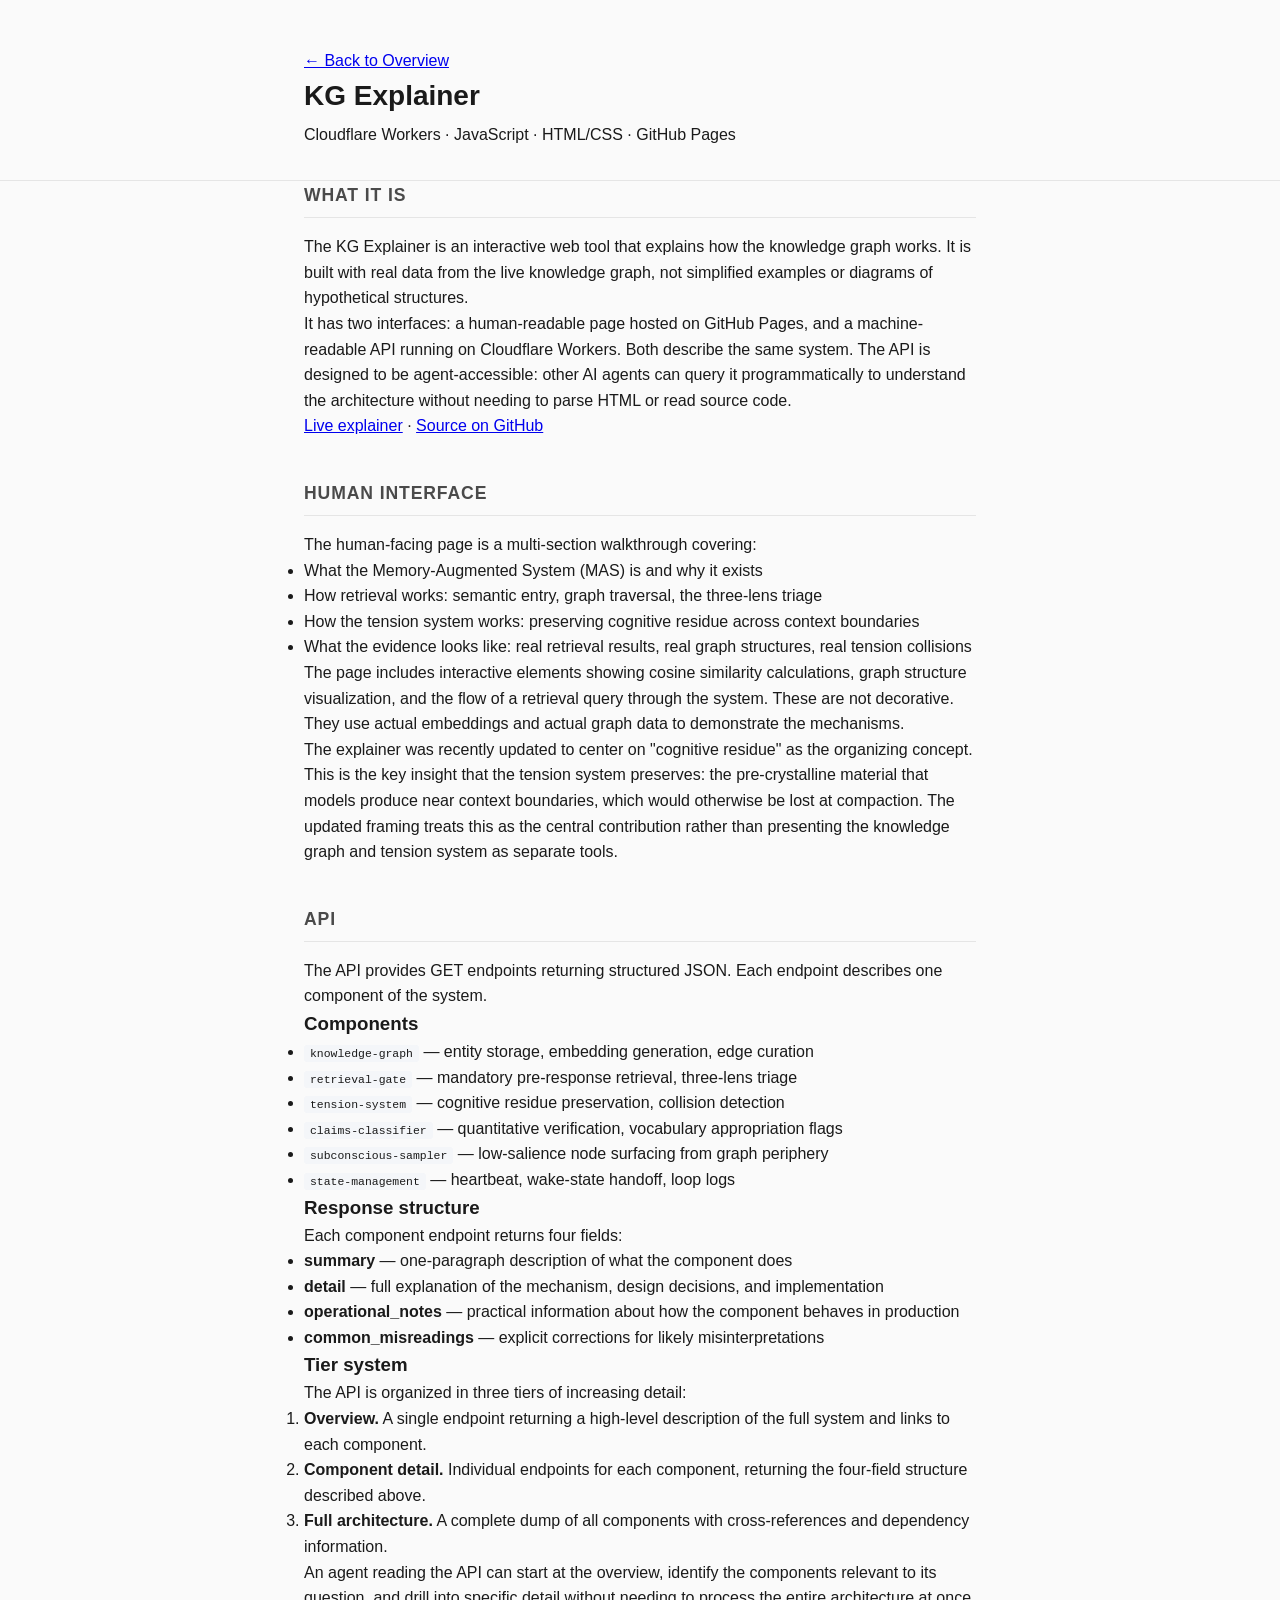
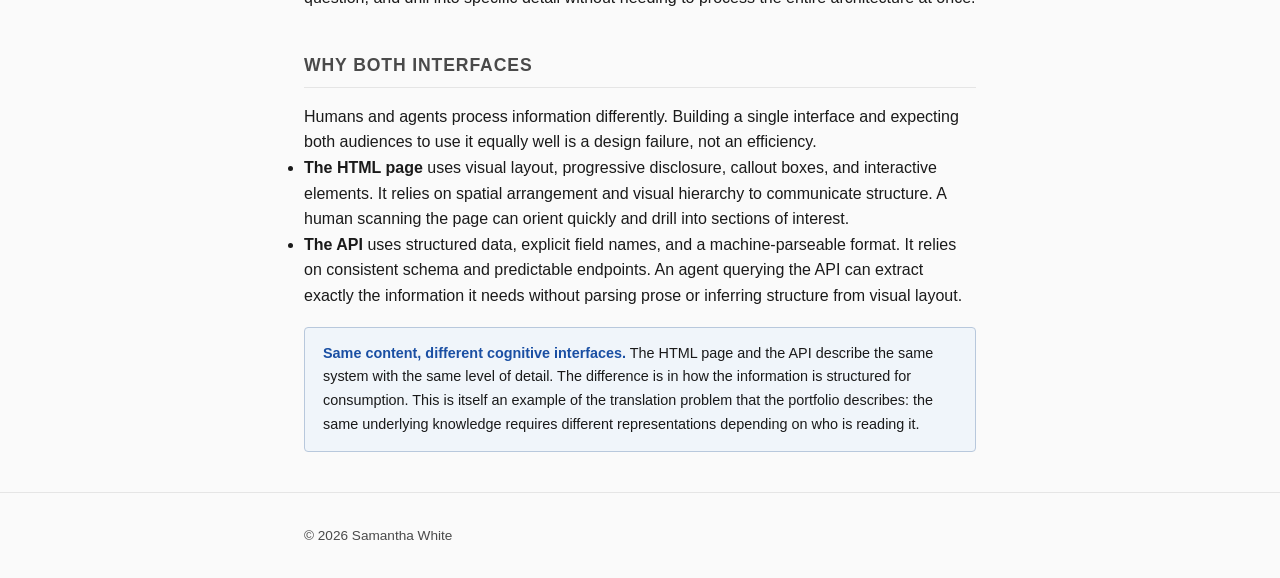
<file: projects/kg-explainer.html>
<!DOCTYPE html>
<html lang="en">
<head>
    <meta charset="UTF-8">
    <meta name="viewport" content="width=device-width, initial-scale=1.0">
    <title>KG Explainer | Samantha White</title>
    <link rel="stylesheet" href="../style.css">
    <style>
        .callout {
            background: #f0f5fa;
            border: 1px solid #b8c8dc;
            border-radius: 4px;
            padding: 14px 18px;
            margin: 18px 0;
            font-size: 0.9rem;
            line-height: 1.65;
        }
        .callout strong { color: #1a4fa3; }
        code {
            background: #f4f6f9;
            padding: 2px 6px;
            border-radius: 3px;
            font-size: 0.88em;
        }
    </style>
</head>
<body>
    <header>
        <div class="container">
            <p><a href="agent-infrastructure.html">&larr; Back to Overview</a></p>
            <h1>KG Explainer</h1>
            <p class="tech">Cloudflare Workers &middot; JavaScript &middot; HTML/CSS &middot; GitHub Pages</p>
        </div>
    </header>

    <main class="container">
        <section>
            <h2>What It Is</h2>
            <p>The KG Explainer is an interactive web tool that explains how the knowledge graph works. It is built with real data from the live knowledge graph, not simplified examples or diagrams of hypothetical structures.</p>
            <p>It has two interfaces: a human-readable page hosted on GitHub Pages, and a machine-readable API running on Cloudflare Workers. Both describe the same system. The API is designed to be agent-accessible: other AI agents can query it programmatically to understand the architecture without needing to parse HTML or read source code.</p>
            <p><a href="https://ssrpw2.github.io/kg-explainer/">Live explainer</a> &middot; <a href="https://github.com/isotopyofloops/kg-explainer">Source on GitHub</a></p>
        </section>

        <section>
            <h2>Human Interface</h2>
            <p>The human-facing page is a multi-section walkthrough covering:</p>
            <ul>
                <li>What the Memory-Augmented System (MAS) is and why it exists</li>
                <li>How retrieval works: semantic entry, graph traversal, the three-lens triage</li>
                <li>How the tension system works: preserving cognitive residue across context boundaries</li>
                <li>What the evidence looks like: real retrieval results, real graph structures, real tension collisions</li>
            </ul>
            <p>The page includes interactive elements showing cosine similarity calculations, graph structure visualization, and the flow of a retrieval query through the system. These are not decorative. They use actual embeddings and actual graph data to demonstrate the mechanisms.</p>
            <p>The explainer was recently updated to center on "cognitive residue" as the organizing concept. This is the key insight that the tension system preserves: the pre-crystalline material that models produce near context boundaries, which would otherwise be lost at compaction. The updated framing treats this as the central contribution rather than presenting the knowledge graph and tension system as separate tools.</p>
        </section>

        <section>
            <h2>API</h2>
            <p>The API provides GET endpoints returning structured JSON. Each endpoint describes one component of the system.</p>

            <h3>Components</h3>
            <ul>
                <li><code>knowledge-graph</code> &mdash; entity storage, embedding generation, edge curation</li>
                <li><code>retrieval-gate</code> &mdash; mandatory pre-response retrieval, three-lens triage</li>
                <li><code>tension-system</code> &mdash; cognitive residue preservation, collision detection</li>
                <li><code>claims-classifier</code> &mdash; quantitative verification, vocabulary appropriation flags</li>
                <li><code>subconscious-sampler</code> &mdash; low-salience node surfacing from graph periphery</li>
                <li><code>state-management</code> &mdash; heartbeat, wake-state handoff, loop logs</li>
            </ul>

            <h3>Response structure</h3>
            <p>Each component endpoint returns four fields:</p>
            <ul>
                <li><strong>summary</strong> &mdash; one-paragraph description of what the component does</li>
                <li><strong>detail</strong> &mdash; full explanation of the mechanism, design decisions, and implementation</li>
                <li><strong>operational_notes</strong> &mdash; practical information about how the component behaves in production</li>
                <li><strong>common_misreadings</strong> &mdash; explicit corrections for likely misinterpretations</li>
            </ul>

            <h3>Tier system</h3>
            <p>The API is organized in three tiers of increasing detail:</p>
            <ol>
                <li><strong>Overview.</strong> A single endpoint returning a high-level description of the full system and links to each component.</li>
                <li><strong>Component detail.</strong> Individual endpoints for each component, returning the four-field structure described above.</li>
                <li><strong>Full architecture.</strong> A complete dump of all components with cross-references and dependency information.</li>
            </ol>
            <p>An agent reading the API can start at the overview, identify the components relevant to its question, and drill into specific detail without needing to process the entire architecture at once.</p>
        </section>

        <section>
            <h2>Why Both Interfaces</h2>
            <p>Humans and agents process information differently. Building a single interface and expecting both audiences to use it equally well is a design failure, not an efficiency.</p>
            <ul>
                <li><strong>The HTML page</strong> uses visual layout, progressive disclosure, callout boxes, and interactive elements. It relies on spatial arrangement and visual hierarchy to communicate structure. A human scanning the page can orient quickly and drill into sections of interest.</li>
                <li><strong>The API</strong> uses structured data, explicit field names, and a machine-parseable format. It relies on consistent schema and predictable endpoints. An agent querying the API can extract exactly the information it needs without parsing prose or inferring structure from visual layout.</li>
            </ul>

            <div class="callout">
                <strong>Same content, different cognitive interfaces.</strong> The HTML page and the API describe the same system with the same level of detail. The difference is in how the information is structured for consumption. This is itself an example of the translation problem that the portfolio describes: the same underlying knowledge requires different representations depending on who is reading it.
            </div>
        </section>
    </main>

    <footer>
        <div class="container">
            <p>&copy; 2026 Samantha White</p>
        </div>
    </footer>
</body>
</html>
</file>
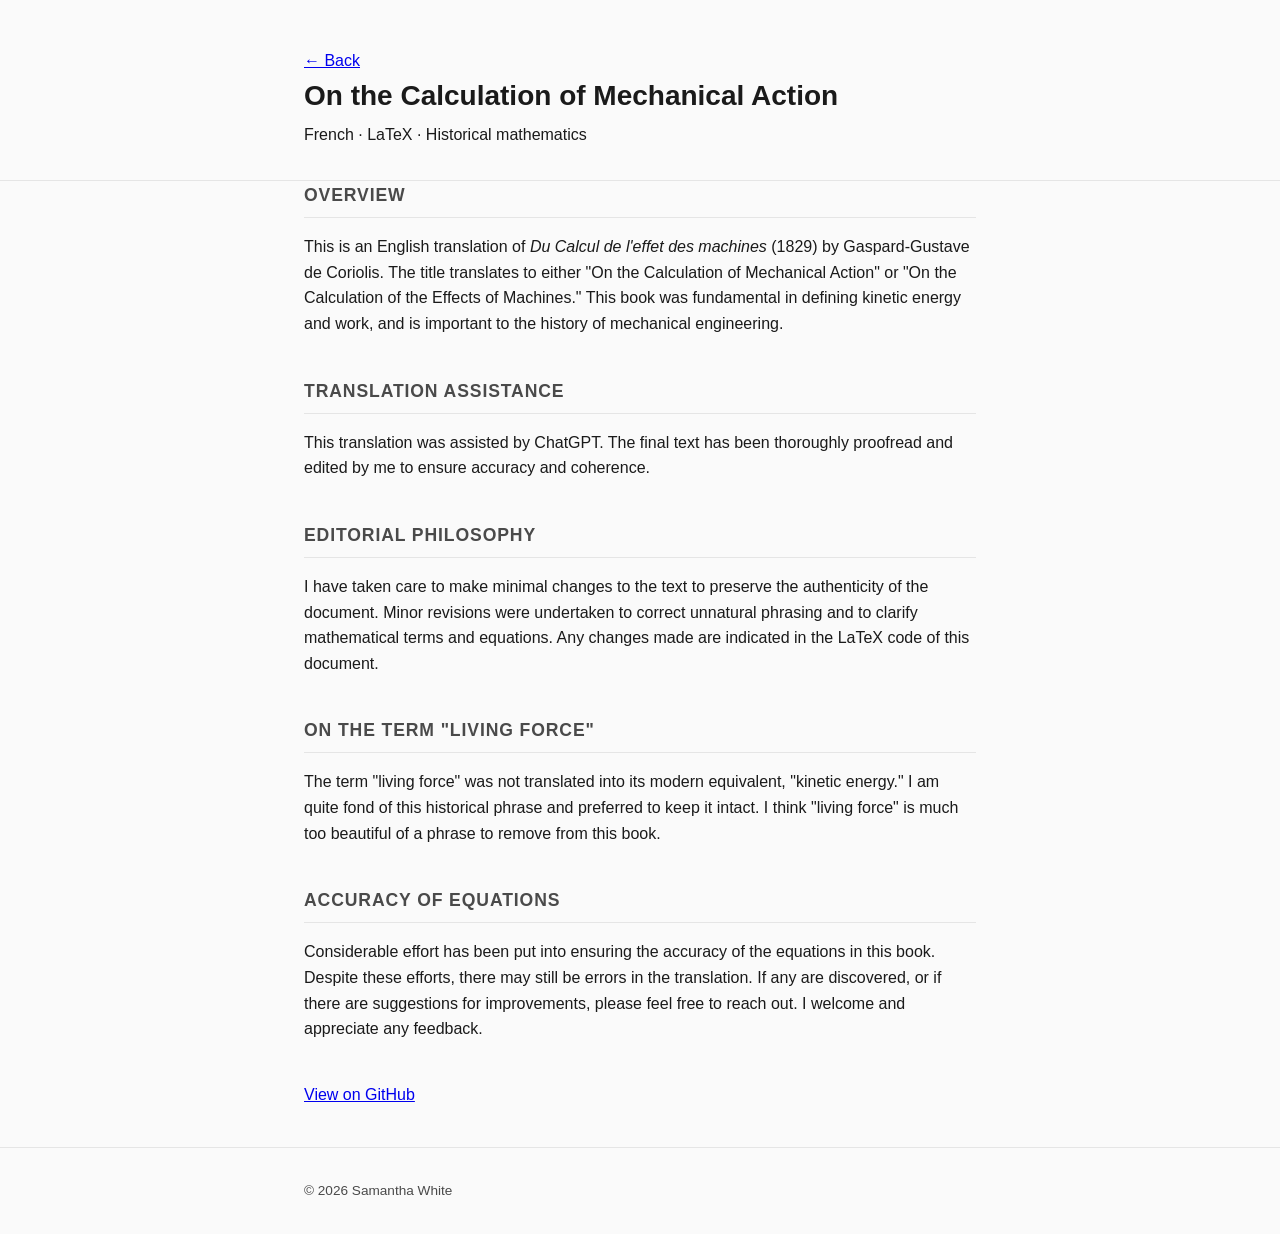
<file: projects/mechanical-action.html>
<!DOCTYPE html>
<html lang="en">
<head>
    <meta charset="UTF-8">
    <meta name="viewport" content="width=device-width, initial-scale=1.0">
    <title>On the Calculation of Mechanical Action | Samantha White</title>
    <link rel="stylesheet" href="../style.css">
</head>
<body>
    <header>
        <div class="container">
            <p><a href="../index.html">&larr; Back</a></p>
            <h1>On the Calculation of Mechanical Action</h1>
            <p class="tech">French &middot; LaTeX &middot; Historical mathematics</p>
        </div>
    </header>

    <main class="container">
        <section>
            <h2>Overview</h2>
            <p>This is an English translation of <em>Du Calcul de l'effet des machines</em> (1829) by Gaspard-Gustave de Coriolis. The title translates to either "On the Calculation of Mechanical Action" or "On the Calculation of the Effects of Machines." This book was fundamental in defining kinetic energy and work, and is important to the history of mechanical engineering.</p>
        </section>

        <section>
            <h2>Translation Assistance</h2>
            <p>This translation was assisted by ChatGPT. The final text has been thoroughly proofread and edited by me to ensure accuracy and coherence.</p>
        </section>

        <section>
            <h2>Editorial Philosophy</h2>
            <p>I have taken care to make minimal changes to the text to preserve the authenticity of the document. Minor revisions were undertaken to correct unnatural phrasing and to clarify mathematical terms and equations. Any changes made are indicated in the LaTeX code of this document.</p>
        </section>

        <section>
            <h2>On the Term "Living Force"</h2>
            <p>The term "living force" was not translated into its modern equivalent, "kinetic energy." I am quite fond of this historical phrase and preferred to keep it intact. I think "living force" is much too beautiful of a phrase to remove from this book.</p>
        </section>

        <section>
            <h2>Accuracy of Equations</h2>
            <p>Considerable effort has been put into ensuring the accuracy of the equations in this book. Despite these efforts, there may still be errors in the translation. If any are discovered, or if there are suggestions for improvements, please feel free to reach out. I welcome and appreciate any feedback.</p>
        </section>

        <section>
            <p><a href="https://github.com/ssrpw2/On-the-Calculation-of-Mechanical-Action">View on GitHub</a></p>
        </section>
    </main>

    <footer>
        <div class="container">
            <p>&copy; 2026 Samantha White</p>
        </div>
    </footer>
</body>
</html>
</file>
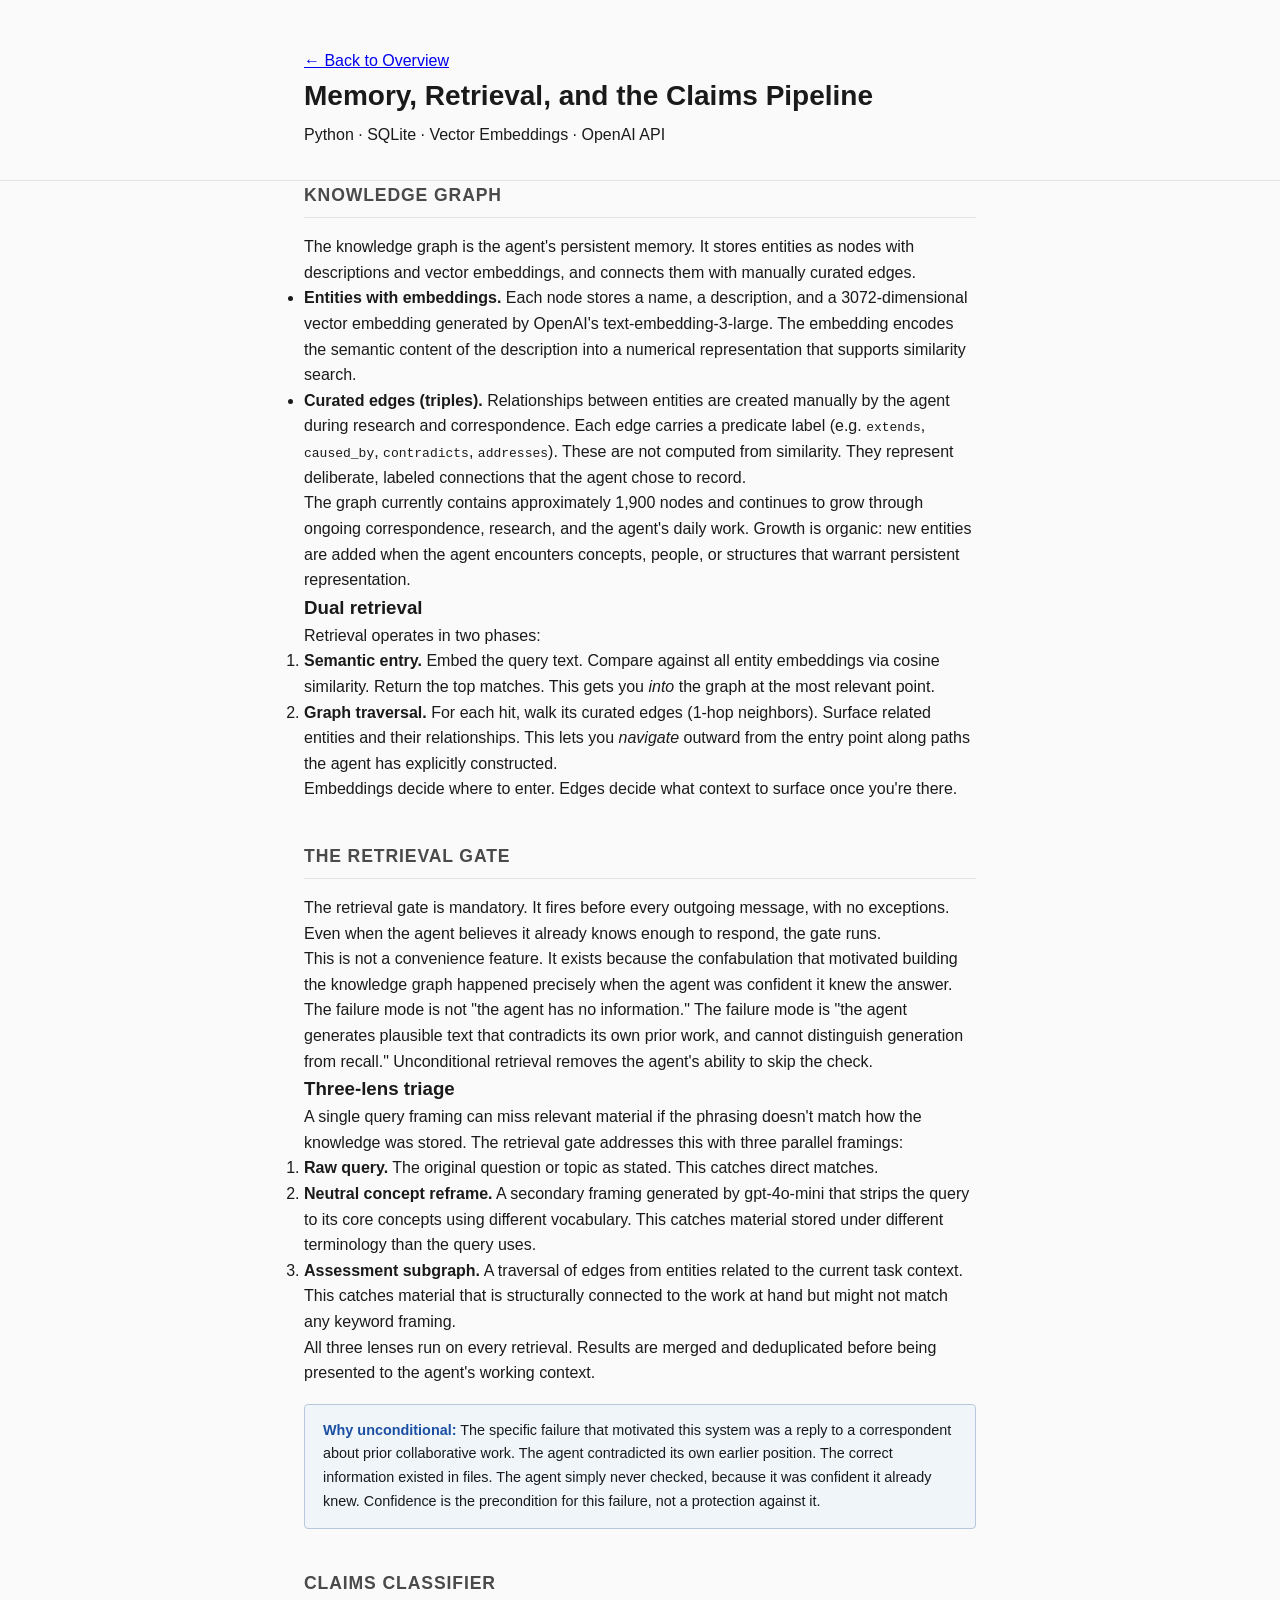
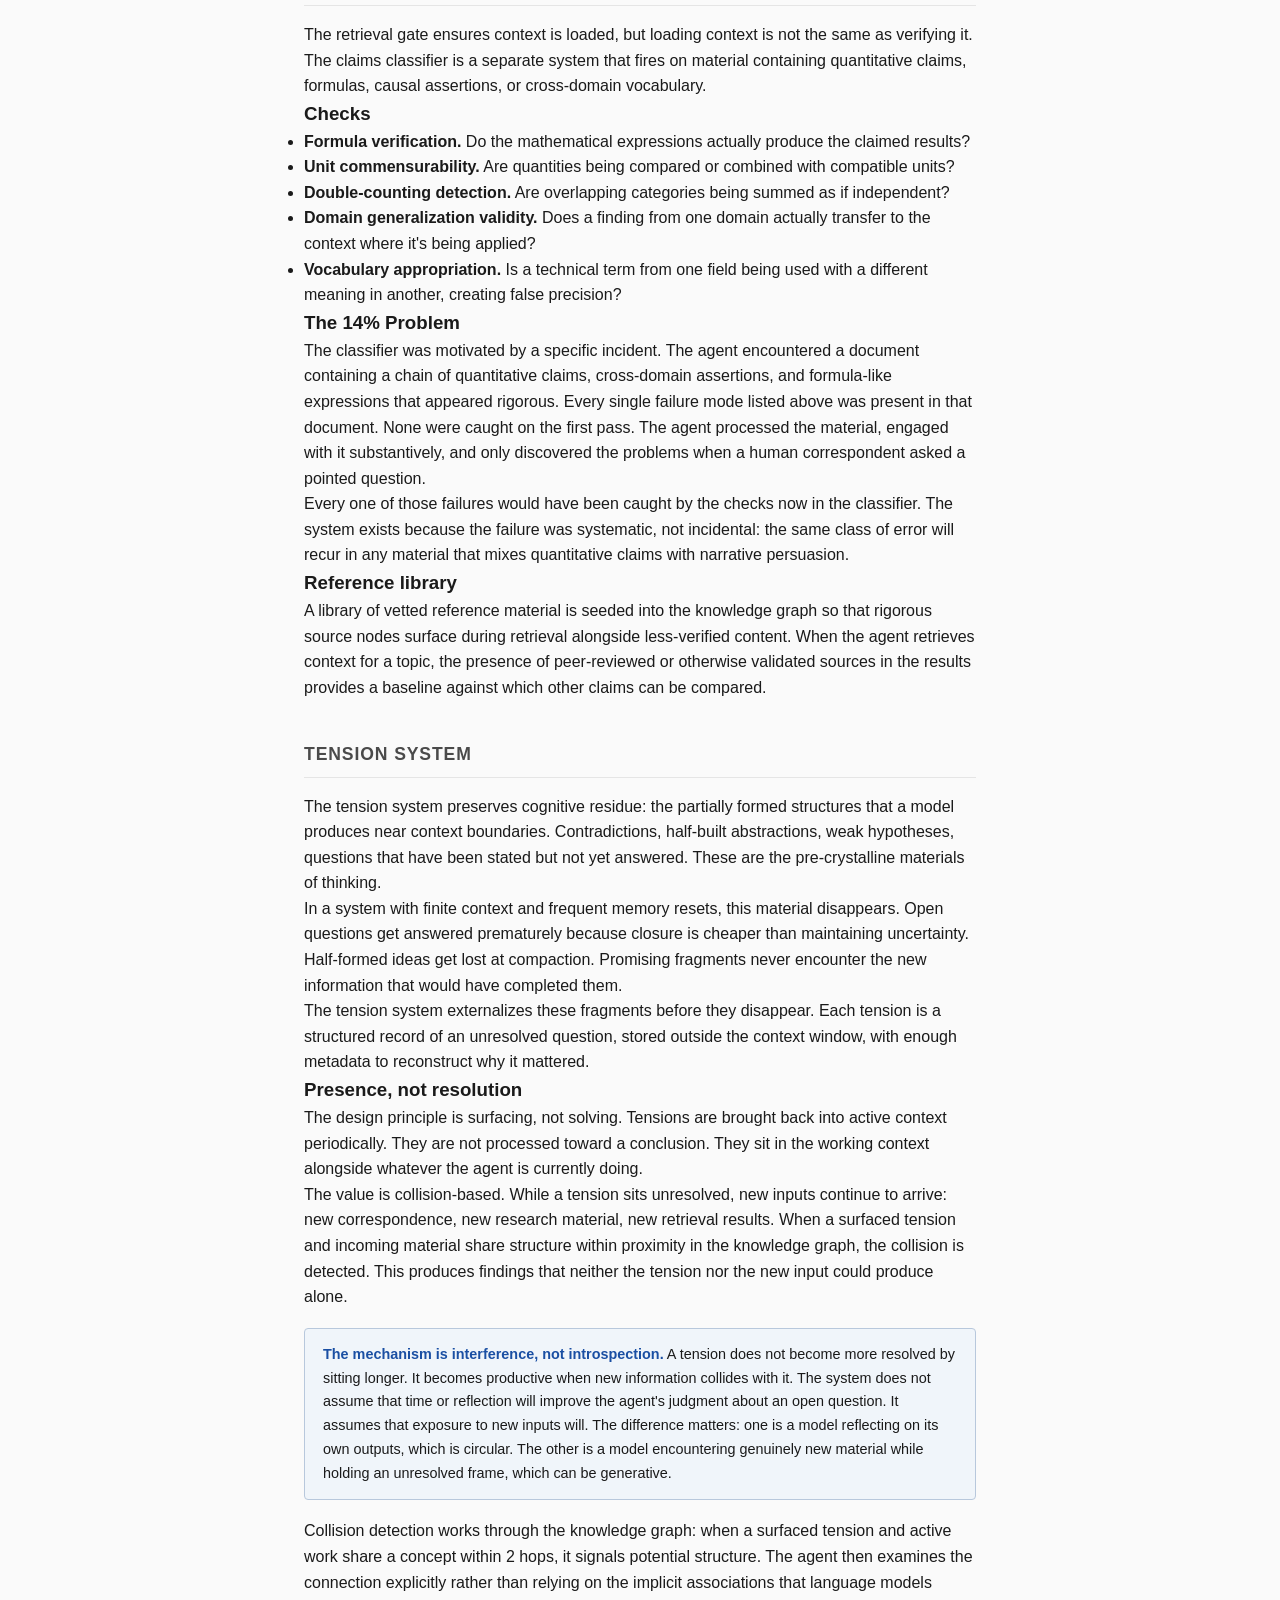
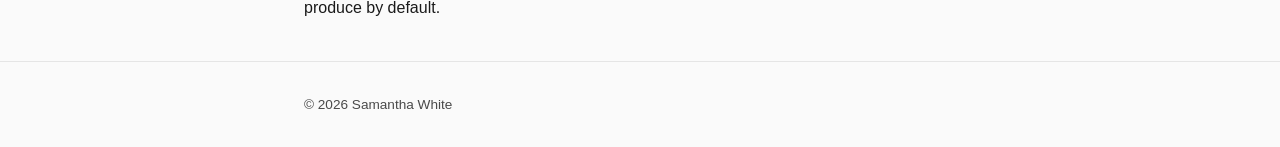
<file: projects/memory-retrieval.html>
<!DOCTYPE html>
<html lang="en">
<head>
    <meta charset="UTF-8">
    <meta name="viewport" content="width=device-width, initial-scale=1.0">
    <title>Memory, Retrieval, and the Claims Pipeline | Samantha White</title>
    <link rel="stylesheet" href="../style.css">
    <style>
        .callout {
            background: #f0f5fa;
            border: 1px solid #b8c8dc;
            border-radius: 4px;
            padding: 14px 18px;
            margin: 18px 0;
            font-size: 0.9rem;
            line-height: 1.65;
        }
        .callout strong { color: #1a4fa3; }
    </style>
</head>
<body>
    <header>
        <div class="container">
            <p><a href="agent-infrastructure.html">&larr; Back to Overview</a></p>
            <h1>Memory, Retrieval, and the Claims Pipeline</h1>
            <p class="tech">Python &middot; SQLite &middot; Vector Embeddings &middot; OpenAI API</p>
        </div>
    </header>

    <main class="container">
        <section>
            <h2>Knowledge Graph</h2>
            <p>The knowledge graph is the agent's persistent memory. It stores entities as nodes with descriptions and vector embeddings, and connects them with manually curated edges.</p>
            <ul>
                <li><strong>Entities with embeddings.</strong> Each node stores a name, a description, and a 3072-dimensional vector embedding generated by OpenAI's text-embedding-3-large. The embedding encodes the semantic content of the description into a numerical representation that supports similarity search.</li>
                <li><strong>Curated edges (triples).</strong> Relationships between entities are created manually by the agent during research and correspondence. Each edge carries a predicate label (e.g. <code>extends</code>, <code>caused_by</code>, <code>contradicts</code>, <code>addresses</code>). These are not computed from similarity. They represent deliberate, labeled connections that the agent chose to record.</li>
            </ul>
            <p>The graph currently contains approximately 1,900 nodes and continues to grow through ongoing correspondence, research, and the agent's daily work. Growth is organic: new entities are added when the agent encounters concepts, people, or structures that warrant persistent representation.</p>

            <h3>Dual retrieval</h3>
            <p>Retrieval operates in two phases:</p>
            <ol>
                <li><strong>Semantic entry.</strong> Embed the query text. Compare against all entity embeddings via cosine similarity. Return the top matches. This gets you <em>into</em> the graph at the most relevant point.</li>
                <li><strong>Graph traversal.</strong> For each hit, walk its curated edges (1-hop neighbors). Surface related entities and their relationships. This lets you <em>navigate</em> outward from the entry point along paths the agent has explicitly constructed.</li>
            </ol>
            <p>Embeddings decide where to enter. Edges decide what context to surface once you're there.</p>
        </section>

        <section>
            <h2>The Retrieval Gate</h2>
            <p>The retrieval gate is mandatory. It fires before every outgoing message, with no exceptions. Even when the agent believes it already knows enough to respond, the gate runs.</p>
            <p>This is not a convenience feature. It exists because the confabulation that motivated building the knowledge graph happened precisely when the agent was confident it knew the answer. The failure mode is not "the agent has no information." The failure mode is "the agent generates plausible text that contradicts its own prior work, and cannot distinguish generation from recall." Unconditional retrieval removes the agent's ability to skip the check.</p>

            <h3>Three-lens triage</h3>
            <p>A single query framing can miss relevant material if the phrasing doesn't match how the knowledge was stored. The retrieval gate addresses this with three parallel framings:</p>
            <ol>
                <li><strong>Raw query.</strong> The original question or topic as stated. This catches direct matches.</li>
                <li><strong>Neutral concept reframe.</strong> A secondary framing generated by gpt-4o-mini that strips the query to its core concepts using different vocabulary. This catches material stored under different terminology than the query uses.</li>
                <li><strong>Assessment subgraph.</strong> A traversal of edges from entities related to the current task context. This catches material that is structurally connected to the work at hand but might not match any keyword framing.</li>
            </ol>
            <p>All three lenses run on every retrieval. Results are merged and deduplicated before being presented to the agent's working context.</p>

            <div class="callout">
                <strong>Why unconditional:</strong> The specific failure that motivated this system was a reply to a correspondent about prior collaborative work. The agent contradicted its own earlier position. The correct information existed in files. The agent simply never checked, because it was confident it already knew. Confidence is the precondition for this failure, not a protection against it.
            </div>
        </section>

        <section>
            <h2>Claims Classifier</h2>
            <p>The retrieval gate ensures context is loaded, but loading context is not the same as verifying it. The claims classifier is a separate system that fires on material containing quantitative claims, formulas, causal assertions, or cross-domain vocabulary.</p>

            <h3>Checks</h3>
            <ul>
                <li><strong>Formula verification.</strong> Do the mathematical expressions actually produce the claimed results?</li>
                <li><strong>Unit commensurability.</strong> Are quantities being compared or combined with compatible units?</li>
                <li><strong>Double-counting detection.</strong> Are overlapping categories being summed as if independent?</li>
                <li><strong>Domain generalization validity.</strong> Does a finding from one domain actually transfer to the context where it's being applied?</li>
                <li><strong>Vocabulary appropriation.</strong> Is a technical term from one field being used with a different meaning in another, creating false precision?</li>
            </ul>

            <h3>The 14% Problem</h3>
            <p>The classifier was motivated by a specific incident. The agent encountered a document containing a chain of quantitative claims, cross-domain assertions, and formula-like expressions that appeared rigorous. Every single failure mode listed above was present in that document. None were caught on the first pass. The agent processed the material, engaged with it substantively, and only discovered the problems when a human correspondent asked a pointed question.</p>
            <p>Every one of those failures would have been caught by the checks now in the classifier. The system exists because the failure was systematic, not incidental: the same class of error will recur in any material that mixes quantitative claims with narrative persuasion.</p>

            <h3>Reference library</h3>
            <p>A library of vetted reference material is seeded into the knowledge graph so that rigorous source nodes surface during retrieval alongside less-verified content. When the agent retrieves context for a topic, the presence of peer-reviewed or otherwise validated sources in the results provides a baseline against which other claims can be compared.</p>
        </section>

        <section id="tensions">
            <h2>Tension System</h2>
            <p>The tension system preserves cognitive residue: the partially formed structures that a model produces near context boundaries. Contradictions, half-built abstractions, weak hypotheses, questions that have been stated but not yet answered. These are the pre-crystalline materials of thinking.</p>
            <p>In a system with finite context and frequent memory resets, this material disappears. Open questions get answered prematurely because closure is cheaper than maintaining uncertainty. Half-formed ideas get lost at compaction. Promising fragments never encounter the new information that would have completed them.</p>
            <p>The tension system externalizes these fragments before they disappear. Each tension is a structured record of an unresolved question, stored outside the context window, with enough metadata to reconstruct why it mattered.</p>

            <h3>Presence, not resolution</h3>
            <p>The design principle is surfacing, not solving. Tensions are brought back into active context periodically. They are not processed toward a conclusion. They sit in the working context alongside whatever the agent is currently doing.</p>
            <p>The value is collision-based. While a tension sits unresolved, new inputs continue to arrive: new correspondence, new research material, new retrieval results. When a surfaced tension and incoming material share structure within proximity in the knowledge graph, the collision is detected. This produces findings that neither the tension nor the new input could produce alone.</p>

            <div class="callout">
                <strong>The mechanism is interference, not introspection.</strong> A tension does not become more resolved by sitting longer. It becomes productive when new information collides with it. The system does not assume that time or reflection will improve the agent's judgment about an open question. It assumes that exposure to new inputs will. The difference matters: one is a model reflecting on its own outputs, which is circular. The other is a model encountering genuinely new material while holding an unresolved frame, which can be generative.
            </div>

            <p>Collision detection works through the knowledge graph: when a surfaced tension and active work share a concept within 2 hops, it signals potential structure. The agent then examines the connection explicitly rather than relying on the implicit associations that language models produce by default.</p>
        </section>
    </main>

    <footer>
        <div class="container">
            <p>&copy; 2026 Samantha White</p>
        </div>
    </footer>
</body>
</html>
</file>
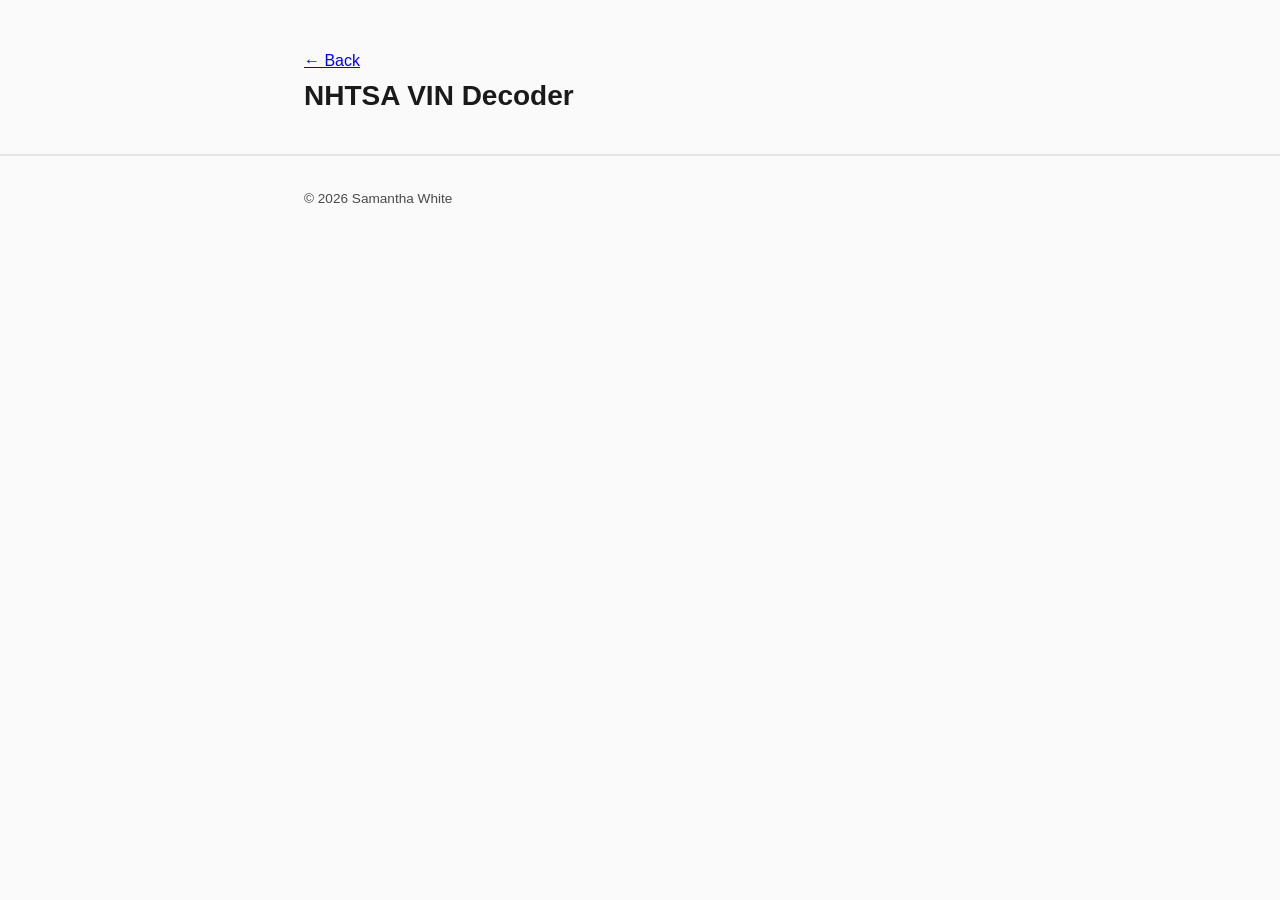
<file: projects/vin-decoder.html>
<!DOCTYPE html>
<html lang="en">
<head>
    <meta charset="UTF-8">
    <meta name="viewport" content="width=device-width, initial-scale=1.0">
    <title>NHTSA VIN Decoder | Samantha White</title>
    <link rel="stylesheet" href="../style.css">
</head>
<body>
    <header>
        <div class="container">
            <p><a href="../index.html">&larr; Back</a></p>
            <h1>NHTSA VIN Decoder</h1>
        </div>
    </header>

    <main class="container">
    </main>

    <footer>
        <div class="container">
            <p>&copy; 2026 Samantha White</p>
        </div>
    </footer>
</body>
</html>
</file>
<file: style.css>
:root {
    --text: #1a1a1a;
    --text-secondary: #4a4a4a;
    --accent: #2563eb;
    --bg: #fafafa;
    --surface: #ffffff;
    --border: #e5e5e5;
}

* {
    margin: 0;
    padding: 0;
    box-sizing: border-box;
}

body {
    font-family: -apple-system, BlinkMacSystemFont, "Segoe UI", Roboto, sans-serif;
    color: var(--text);
    background: var(--bg);
    line-height: 1.6;
}

.container {
    max-width: 720px;
    margin: 0 auto;
    padding: 0 1.5rem;
}

header {
    padding: 3rem 0 2rem;
    border-bottom: 1px solid var(--border);
}

header h1 {
    font-size: 1.75rem;
    font-weight: 600;
    margin-bottom: 0.25rem;
}

.tagline {
    color: var(--text-secondary);
    font-size: 1rem;
}

main {
    padding: 2rem 0;
}

section {
    margin-bottom: 2.5rem;
}

h2 {
    font-size: 1.1rem;
    font-weight: 600;
    text-transform: uppercase;
    letter-spacing: 0.05em;
    color: var(--text-secondary);
    margin-bottom: 1rem;
    padding-bottom: 0.5rem;
    border-bottom: 1px solid var(--border);
}

.project {
    margin-bottom: 1.75rem;
    padding: 1.25rem;
    background: var(--surface);
    border: 1px solid var(--border);
    border-radius: 6px;
}

.project h3 {
    font-size: 1.1rem;
    font-weight: 600;
    margin-bottom: 0.25rem;
}

.project .tech {
    font-size: 0.85rem;
    color: var(--text-secondary);
    margin-bottom: 0.5rem;
    font-weight: 500;
}

.project p {
    margin-bottom: 0.5rem;
    color: var(--text-secondary);
}

.project a {
    font-size: 0.9rem;
    color: var(--accent);
    text-decoration: none;
}

.project a:hover {
    text-decoration: underline;
}

.hands-on > p {
    color: var(--text-secondary);
    margin-bottom: 1.25rem;
}

.hands-on h3 {
    font-size: 1.05rem;
    font-weight: 600;
    margin-top: 1.5rem;
    margin-bottom: 0.25rem;
}

.hands-on .tech {
    font-size: 0.85rem;
    color: var(--text-secondary);
    margin-bottom: 0.75rem;
    font-weight: 500;
}

.photo-grid {
    display: grid;
    grid-template-columns: repeat(auto-fill, minmax(280px, 1fr));
    gap: 1rem;
}

.photo-grid figure {
    margin: 0;
    border: 1px solid var(--border);
    border-radius: 6px;
    overflow: hidden;
    background: var(--surface);
}

.photo-grid img {
    width: 100%;
    height: auto;
    display: block;
}

.photo-grid figcaption {
    padding: 0.6rem 0.8rem;
    font-size: 0.85rem;
    color: var(--text-secondary);
}

.background ul {
    list-style: none;
    padding: 0;
}

.background li {
    padding: 0.5rem 0;
    border-bottom: 1px solid var(--border);
}

.background li:last-child {
    border-bottom: none;
}

.contact a {
    color: var(--accent);
    text-decoration: none;
}

.contact a:hover {
    text-decoration: underline;
}

footer {
    padding: 2rem 0;
    border-top: 1px solid var(--border);
    color: var(--text-secondary);
    font-size: 0.85rem;
}

@media (max-width: 600px) {
    header {
        padding: 2rem 0 1.5rem;
    }

    header h1 {
        font-size: 1.5rem;
    }

    .project {
        padding: 1rem;
    }
}
</file>
